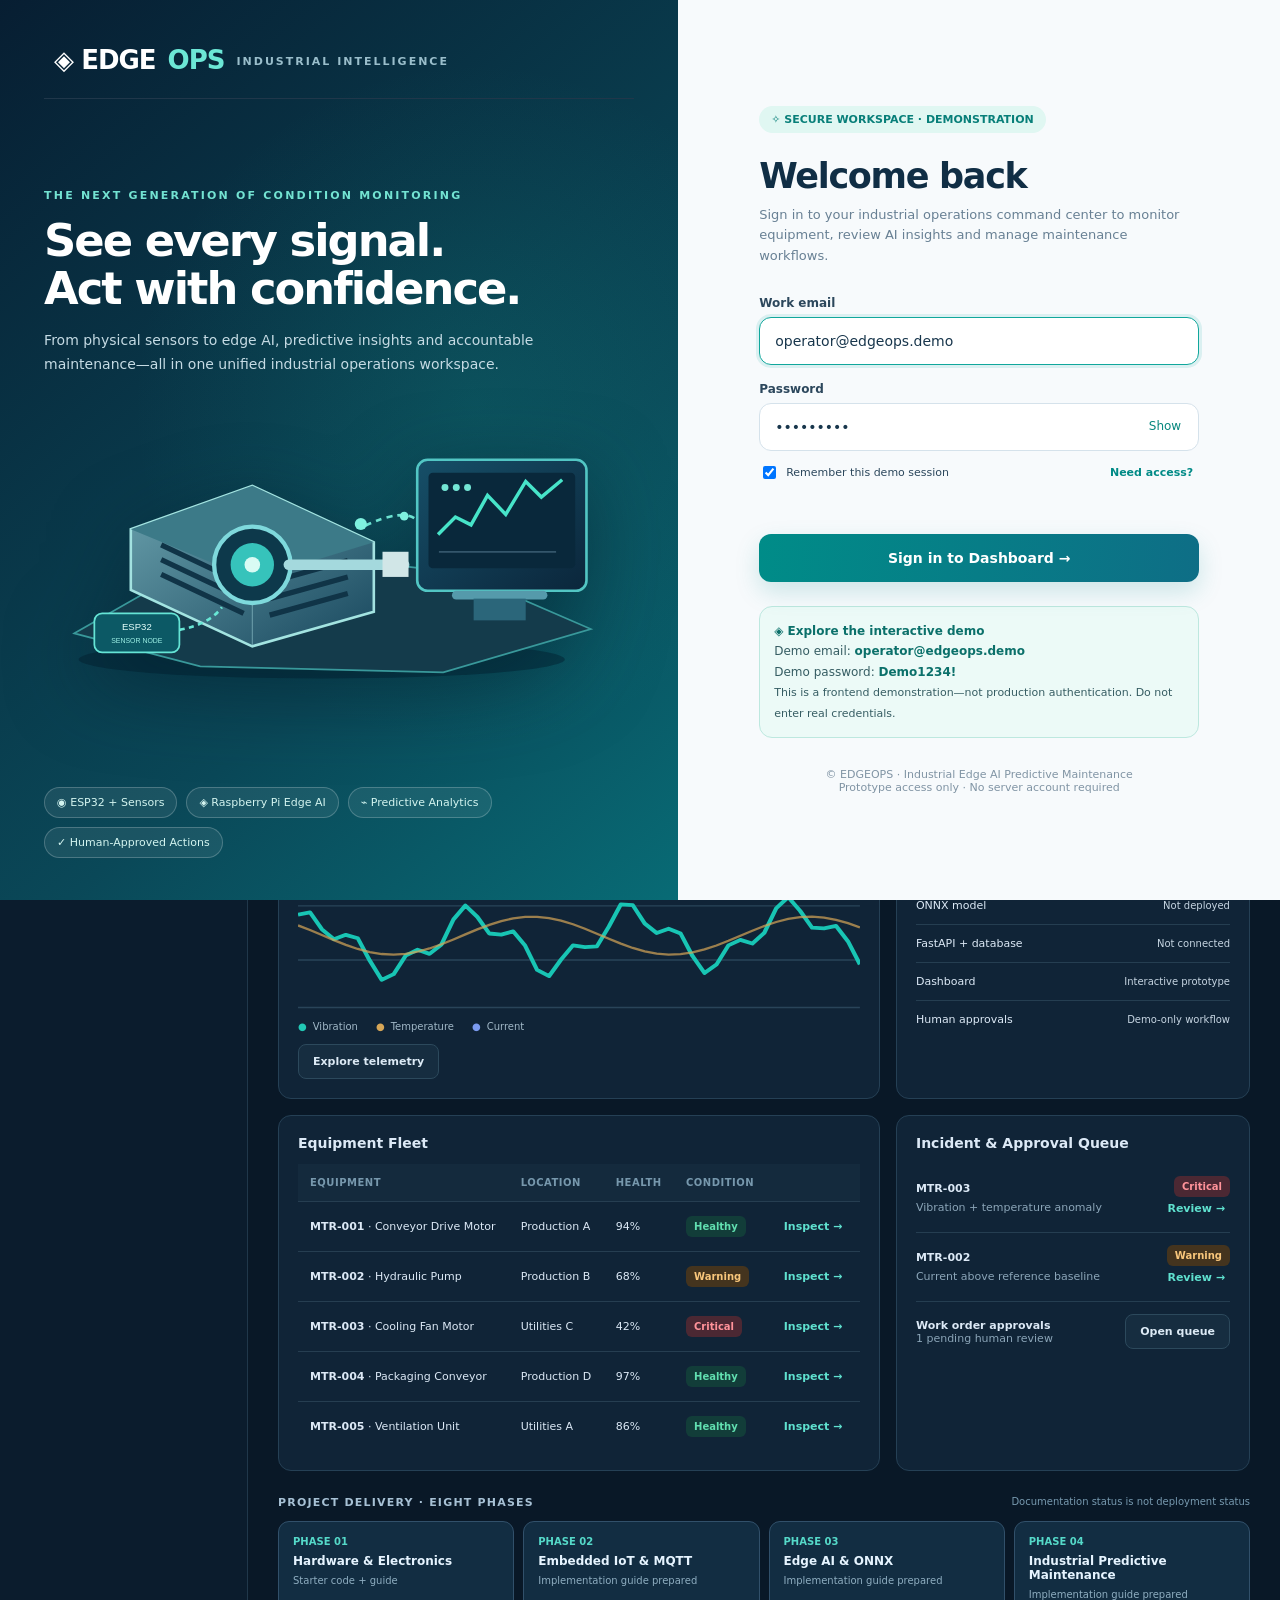
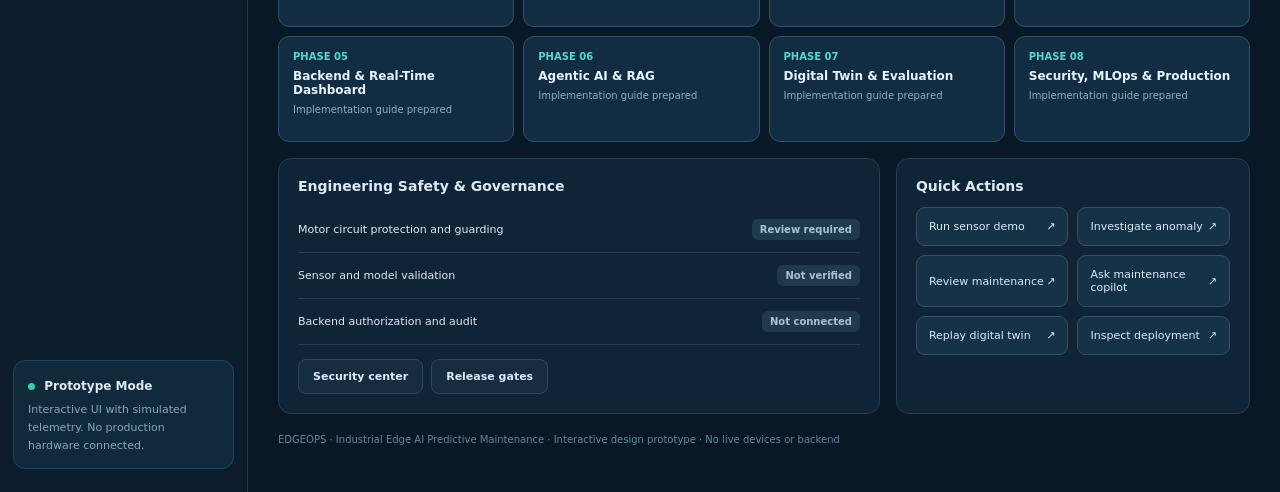
<file: projects/industrial-edge-ai-predictive-maintenance/assets/EDGEOPS_Industrial_AI_Dashboard_With_SignIn (1).html>
<!doctype html><html lang="en"><head><meta charset="utf-8"><meta name="viewport" content="width=device-width,initial-scale=1"><title>EDGEOPS — Industrial Intelligence</title><style>
:root{font-family:Inter,ui-sans-serif,system-ui,-apple-system,Segoe UI,sans-serif;color:#dce9f6;background:#071522}*{box-sizing:border-box}button,input,select,textarea{font:inherit}button{cursor:pointer}body{margin:0}#app{display:flex;min-height:100vh}.sidebar{width:248px;background:#0b1c2d;border-right:1px solid #20374a;flex-shrink:0;display:flex;flex-direction:column;padding:23px 13px}.brand{display:flex;gap:12px;align-items:center;padding:3px 10px 23px;border-bottom:1px solid #20374a}.logo{background:linear-gradient(135deg,#00b9ac,#2563eb);width:38px;height:38px;display:grid;place-items:center;border-radius:12px;font-size:22px;color:white}.brand b{font-size:20px;letter-spacing:1px}.brand small{display:block;color:#7d9aaf;font-size:10px;margin-top:3px}.navgroup{margin:19px 12px 8px;font-size:10px;letter-spacing:1.5px;color:#638398;font-weight:800}.nav{width:100%;border:0;background:transparent;color:#93abc0;padding:11px 13px;display:flex;align-items:center;gap:13px;text-align:left;border-radius:9px;font-size:12px;margin:2px 0}.nav:hover{background:#142e41;color:white}.nav.active{background:#123d4b;color:#64f0d5;box-shadow:inset 3px 0 #18c9b1}.nav .ico{font-size:16px;width:20px;text-align:center}.sidebottom{margin-top:auto;padding:14px;background:#112a3b;border:1px solid #23445a;border-radius:12px}.sidebottom strong{font-size:12px}.sidebottom p{color:#8ba5b8;font-size:11px;line-height:1.6;margin:7px 0 0}.main{flex:1;min-width:0;background:#091827}.top{height:72px;display:flex;justify-content:space-between;align-items:center;padding:0 29px;border-bottom:1px solid #21394a;background:#0b1c2b}.breadcrumbs{font-size:11px;color:#7a9bb0}.topright{display:flex;align-items:center;gap:13px;font-size:11px;color:#91a9bb}.avatar{width:33px;height:33px;border-radius:50%;background:#194d5c;display:grid;place-items:center;color:#69e4cc;font-weight:800}.dot{display:inline-block;width:7px;height:7px;border-radius:50%;background:#2ed4a7;margin-right:5px}.content{padding:27px 30px;max-width:1600px;margin:auto}.heading{display:flex;justify-content:space-between;align-items:center;gap:15px;margin-bottom:23px;flex-wrap:wrap}h1{font-size:26px;margin:0 0 5px;font-weight:750;letter-spacing:-.7px}h2{font-size:14px;margin:0 0 16px}h3{font-size:12px;margin:0 0 8px}.sub{font-size:12px;color:#7898ac}.btn{background:#162d40;border:1px solid #2c495c;border-radius:8px;padding:10px 14px;color:#dceaf5;font-size:11px;font-weight:700}.btn:hover{border-color:#1bc7b4;background:#173a47}.btn.primary{background:#0cae9f;border-color:#0cae9f;color:#032a31}.btn.danger{border-color:#9c474e;color:#ff9c9c}.btn:disabled{opacity:.35;cursor:not-allowed}.buttons{display:flex;gap:8px;flex-wrap:wrap}.grid{display:grid;gap:16px}.metrics{grid-template-columns:repeat(4,minmax(0,1fr));margin-bottom:18px}.twocol{grid-template-columns:minmax(0,1.7fr) minmax(0,1fr)}.equal{grid-template-columns:repeat(2,minmax(0,1fr))}.card{background:#102437;border:1px solid #254055;border-radius:13px;padding:19px;min-width:0}.metriclabel{color:#88a6ba;font-size:11px}.metricvalue{font-size:29px;font-weight:760;letter-spacing:-.8px;margin:10px 0 6px}.hint{font-size:11px;color:#77a7a9}.warning{color:#f7bd67}.red{color:#fa898e}.muted{color:#8ba5b8}.pill{display:inline-flex;border-radius:6px;padding:5px 8px;font-size:10px;font-weight:750;background:#20394d;color:#a8c3d5}.pill.Healthy,.pill.Connected,.pill.Approved,.pill.Completed,.pill.Resolved{background:#123d39;color:#61dfb0}.pill.Warning,.pill.Open,.pill.Investigating,.pill.Pending{background:#44341e;color:#f8c67b}.pill.Critical,.pill.Rejected,.pill.Disconnected{background:#4b2833;color:#ff939a}.tablewrap{overflow-x:auto}table{border-collapse:collapse;width:100%;min-width:550px}th{text-align:left;font-size:10px;color:#7798ad;font-weight:700;letter-spacing:.5px;text-transform:uppercase;background:#142a3d}th,td{padding:13px 12px;border-bottom:1px solid #263e51}td{font-size:11px}tr:last-child td{border-bottom:0}tbody tr:hover{background:#172f43}.textbtn{border:0;background:transparent;color:#5fe1cf;font-size:11px;font-weight:700;padding:5px}.chart{width:100%;height:210px;display:block}.legend{display:flex;gap:18px;font-size:10px;color:#a1b8c7}.legend span:before{content:'●';margin-right:6px;color:#22c8b5}.legend span:nth-child(2):before{color:#d6a657}.legend span:nth-child(3):before{color:#7b9bf0}.listrow{display:flex;justify-content:space-between;align-items:center;padding:12px 0;border-bottom:1px solid #253e51;gap:10px;font-size:11px}.listrow:last-child{border:0}.field{background:#0a1c2d;border:1px solid #345067;color:#e3eef6;padding:11px 12px;border-radius:8px;min-width:0;max-width:100%}select.field{min-width:175px}textarea.field,input.field{width:100%}.steps{display:grid;grid-template-columns:repeat(4,minmax(0,1fr));gap:10px}.step{background:#0c2a3a;border:1px solid #2d5264;border-radius:10px;padding:14px;font-size:12px;min-height:100px}.step b{display:block;color:#66e5d2;margin-bottom:9px}.phasegrid{display:grid;grid-template-columns:repeat(4,minmax(0,1fr));gap:13px}.phase{padding:17px;text-align:left;background:#11283b;border:1px solid #29475b;border-radius:12px;color:#dceaf5;min-height:135px}.phase:hover,.phase.active{border-color:#25d3bc;background:#123d46}.phase small{color:#4ce3c7;font-size:10px;font-weight:800}.phase b{display:block;font-size:13px;margin:14px 0 6px}.phase p{font-size:10px;color:#8da8ba;line-height:1.5;margin:0}.timeline{border-left:2px solid #205a62;margin-left:8px;padding-left:22px}.event{position:relative;padding:0 0 20px;font-size:12px}.event:before{content:'';position:absolute;left:-29px;top:1px;width:11px;height:11px;border-radius:50%;background:#18c2aa;border:2px solid #0d2334}.event small{display:block;color:#7d9daf;margin-top:5px}.bar{height:8px;background:#21384b;border-radius:20px;overflow:hidden;margin-top:7px}.bar i{height:100%;display:block;border-radius:20px;background:#21bda9}.chat{height:250px;overflow:auto;background:#0a1c2b;border:1px solid #2b4558;border-radius:10px;padding:12px}.bubble{padding:10px 13px;border-radius:10px;font-size:12px;line-height:1.6;max-width:88%;margin-bottom:10px;background:#1a3448;white-space:pre-wrap}.bubble.user{margin-left:auto;background:#125d5c}.flow{display:flex;gap:9px;flex-wrap:wrap;align-items:center}.flow .node{padding:12px 14px;border:1px solid #2c5962;background:#103343;border-radius:9px;font-size:11px}.flow .arrow{color:#29d6bf}.notice{padding:13px;border-radius:9px;background:#193b40;border:1px solid #2b6d69;color:#c2f3e9;font-size:11px;line-height:1.6}.toast{position:fixed;right:24px;bottom:24px;background:#1d5557;border:1px solid #42c7b9;border-radius:10px;padding:13px 17px;z-index:50;font-size:12px;box-shadow:0 15px 35px #0008}.footer{padding:20px 0;color:#65869d;font-size:10px}.small{font-size:11px;line-height:1.7}.formgrid{display:grid;grid-template-columns:1fr 1fr;gap:12px}.formgrid label{display:grid;gap:7px;color:#a6bece;font-size:11px}.progress{display:flex;gap:4px}.progress i{height:6px;flex:1;border-radius:6px;background:#254054}.progress i.on{background:#16bfa8}@media(max-width:1080px){.metrics,.phasegrid{grid-template-columns:repeat(2,minmax(0,1fr))}.steps{grid-template-columns:repeat(2,minmax(0,1fr))}.twocol{grid-template-columns:1fr}}@media(max-width:730px){.sidebar{width:60px;padding:15px 6px}.brand{padding:5px 4px 15px}.brand b,.brand small,.nav span.label,.navgroup,.sidebottom{display:none}.nav{justify-content:center;padding:12px 4px}.nav .ico{font-size:19px}.top{padding:0 15px}.content{padding:18px 12px}.topright .hide{display:none}.equal{grid-template-columns:1fr}.metrics{gap:9px}.card{padding:13px}.metricvalue{font-size:23px}.phasegrid{grid-template-columns:repeat(2,minmax(0,1fr))}}
.overviewhero{display:grid;grid-template-columns:1.65fr 1fr;gap:20px;background:linear-gradient(115deg,#123c59,#0b5564 66%,#117b79);border:1px solid #237b89;border-radius:18px;padding:27px;margin-bottom:18px;color:white}.overviewhero h2{font-size:25px;line-height:1.24;max-width:650px;margin:12px 0;font-weight:800}.overviewhero p{font-size:12px;line-height:1.8;color:#c5e7e9;max-width:620px}.overviewhero .eyebrow{font-size:10px;letter-spacing:2px;color:#8de6d7;font-weight:800}.overviewhero .btn:not(.primary){color:#e9fafa;background:#ffffff1c;border-color:#7ab6bc}.herochip{background:#ffffff13;border:1px solid #ffffff2b;border-radius:14px;padding:20px;align-self:stretch;display:flex;flex-direction:column;justify-content:center}.herochip-label{font-size:10px;letter-spacing:1px;color:#bce8e6}.herochip strong{font-size:55px;letter-spacing:-2px;margin:8px 0}.herochip>div{font-size:11px}.sectiontitle{font-size:11px;letter-spacing:1.2px;font-weight:800;color:#a7c1d5;margin:25px 0 12px;display:flex;justify-content:space-between;gap:10px}.sectiontitle span{font-size:10px;letter-spacing:0;font-weight:400;color:#7799af}.pipeline{display:grid;grid-template-columns:repeat(6,minmax(0,1fr));gap:8px}.pipeline-stage{text-align:left;display:flex;flex-direction:column;gap:8px;min-height:148px;padding:13px 11px;border-radius:12px;border:1px solid #31506a;background:linear-gradient(180deg,#15344b,#0e273b);color:#e6f4ff}.pipeline-stage:hover,.phase-mini:hover{border-color:#35d5c5;transform:translateY(-2px)}.stage-number{color:#5ee1ce;font-size:11px;font-weight:800}.pipeline-stage b{font-size:12px}.pipeline-stage small{color:#8daec2;font-size:10px;line-height:1.5}.stage-link{font-size:10px;color:#63dfd0;margin-top:auto}.readiness{font-size:10px;color:#c6d5e2;text-align:right}.phase-strip{display:grid;grid-template-columns:repeat(4,minmax(0,1fr));gap:9px}.phase-mini{display:flex;flex-direction:column;gap:7px;min-height:106px;padding:14px;text-align:left;border-radius:11px;background:#122d42;border:1px solid #31506a;color:#e6f4ff}.phase-mini span{color:#55d9c9;font-size:10px;font-weight:800}.phase-mini b{font-size:12px}.phase-mini small{font-size:10px;color:#8faec1}.quickgrid{display:grid;grid-template-columns:repeat(2,1fr);gap:9px}.quickgrid button{display:flex;align-items:center;justify-content:space-between;text-align:left;border:1px solid #34516a;border-radius:9px;padding:12px;background:#153247;color:#d8edf6;font-size:11px}.quickgrid button:hover{border-color:#36c8bd}@media(max-width:1150px){.pipeline{grid-template-columns:repeat(3,minmax(0,1fr))}}@media(max-width:700px){.overviewhero{grid-template-columns:1fr;padding:17px}.overviewhero h2{font-size:20px}.herochip strong{font-size:35px}.pipeline{grid-template-columns:repeat(2,minmax(0,1fr))}.phase-strip{grid-template-columns:repeat(2,minmax(0,1fr))}.sectiontitle{flex-wrap:wrap}}</style><style>
#edge-auth{position:fixed;inset:0;z-index:99999;background:#071b2d;display:grid;grid-template-columns:minmax(0,1.06fr) minmax(390px,.94fr);font-family:Inter,system-ui,Arial,sans-serif;color:#163047}#edge-auth *{box-sizing:border-box}#edge-auth[hidden]{display:none!important}#edge-auth .visual{position:relative;overflow:hidden;background:linear-gradient(140deg,#071e32,#0a4858 65%,#086b75);padding:42px 6.5%;display:flex;flex-direction:column;justify-content:space-between;color:white}#edge-auth .visual:before{content:'';position:absolute;inset:0;background:radial-gradient(circle at 70% 45%,#1bbba322,transparent 50%);pointer-events:none}#edge-auth .brand{font-weight:850;letter-spacing:-1px;font-size:26px;position:relative}#edge-auth .brand span{color:#6ce7d6}#edge-auth .eyebrow{color:#73e3d2;font-size:11px;letter-spacing:2.2px;font-weight:800}#edge-auth .visual h1{font-size:clamp(32px,3.5vw,57px);letter-spacing:-2px;line-height:1.08;margin:15px 0 16px;max-width:590px}#edge-auth .visual p{color:#c5dbe4;line-height:1.7;font-size:14px;max-width:500px}#edge-auth .visual svg{width:100%;max-height:360px;filter:drop-shadow(0 20px 38px #031d2b80);margin:8px auto}#edge-auth .chips{display:flex;gap:9px;flex-wrap:wrap;position:relative}#edge-auth .chips span{border:1px solid #ffffff36;border-radius:50px;padding:8px 12px;color:#d4f5f0;background:#ffffff12;font-size:11px}#edge-auth .formside{background:#f7fafc;display:flex;align-items:center;justify-content:center;padding:40px 7%}#edge-auth .authcard{width:100%;max-width:440px}#edge-auth .secure{font-size:11px;font-weight:750;color:#087f79;background:#e0f7f2;border-radius:30px;padding:7px 12px;display:inline-flex;margin-bottom:23px}#edge-auth h2{font-size:35px;letter-spacing:-1.3px;color:#102e45;margin:0 0 9px;font-weight:800}#edge-auth .sub{font-size:13px;color:#688094;line-height:1.6;margin:0 0 29px}#edge-auth label{display:block;font-size:12px;font-weight:750;margin:17px 0 7px;color:#2c475c}#edge-auth input{display:block;width:100%;border:1px solid #d5e2eb;background:white;border-radius:12px;padding:15px 15px;font-size:14px;outline:none;color:#18364c}#edge-auth input:focus{border-color:#11a79c;box-shadow:0 0 0 3px #11a79c20}#edge-auth .password-wrap{position:relative}#edge-auth .password-wrap input{padding-right:75px}#edge-auth .show{position:absolute;right:12px;top:10px;border:0;background:transparent;color:#07877e;padding:6px;font-size:12px;cursor:pointer}#edge-auth .submit{width:100%;border:0;background:linear-gradient(95deg,#008c88,#0e6e86);color:white;padding:16px;border-radius:12px;font-size:14px;font-weight:800;cursor:pointer;margin-top:22px;box-shadow:0 10px 24px #0c8b8c2e}#edge-auth .submit:hover{filter:brightness(1.07)}#edge-auth .demobox{border:1px solid #bde8df;background:#ecfaf7;border-radius:13px;padding:14px;margin-top:24px;font-size:12px;color:#365d63;line-height:1.7}#edge-auth .demobox b{color:#0b706a}#edge-auth .err{color:#b42318;font-size:12px;margin-top:12px;min-height:18px}#edge-auth .foot{font-size:11px;color:#8094a4;margin-top:30px;text-align:center}#edge-auth .helper{display:flex;align-items:center;justify-content:space-between;margin-top:12px;font-size:11px;color:#637c90}#edge-auth .helper button{border:0;background:none;color:#008a86;font-weight:700;cursor:pointer}#edge-signout{position:fixed;right:18px;bottom:18px;z-index:99000;background:#0d334b;color:white;border:1px solid #3c7888;border-radius:10px;padding:10px 15px;font:600 12px system-ui;cursor:pointer;box-shadow:0 8px 20px #0c273b35}#edge-signout[hidden]{display:none!important}@media(max-width:850px){#edge-auth{grid-template-columns:1fr;overflow:auto}#edge-auth .visual{min-height:260px;padding:26px 7%}#edge-auth .visual h1{font-size:32px;margin:8px 0}#edge-auth .visual svg{display:none}#edge-auth .formside{padding:35px 7%;align-items:flex-start}#edge-auth .chips{margin-top:18px}}@media(max-width:440px){#edge-auth .formside{padding:28px 20px}#edge-auth h2{font-size:29px}}
</style></head><body><div id="edge-auth"><section class="visual"><div class="brand">◈ EDGE<span>OPS</span><div style="font-size:11px;letter-spacing:2px;color:#9abecb;font-weight:600;margin-top:3px">INDUSTRIAL INTELLIGENCE</div></div><div style="position:relative"><div class="eyebrow">THE NEXT GENERATION OF CONDITION MONITORING</div><h1>See every signal.<br>Act with confidence.</h1><p>From physical sensors to edge AI, predictive insights and accountable maintenance—all in one unified industrial operations workspace.</p><svg viewBox="0 0 680 330" xmlns="http://www.w3.org/2000/svg" role="img" aria-label="Illustration of a guarded industrial motor connected to sensors, ESP32 and edge AI dashboard"><defs><linearGradient id="machine" x1="0" y1="0" x2="1" y2="1"><stop stop-color="#6ba2ae"/><stop offset="1" stop-color="#19485e"/></linearGradient><linearGradient id="panel" x1="0" y1="0" x2="1" y2="1"><stop stop-color="#164f68"/><stop offset="1" stop-color="#0b263b"/></linearGradient></defs><ellipse cx="320" cy="300" rx="280" ry="22" fill="#031d2d" opacity=".45"/><path d="M35 270L210 170 480 200 630 265 460 315 180 308Z" fill="#143b4b" stroke="#39999b" stroke-width="2"/><path d="M100 150L240 100 380 165 380 245 240 285 100 220Z" fill="url(#machine)" stroke="#a3e4e1" stroke-width="3"/><path d="M100 150L240 100 380 165 240 208Z" fill="#3c7a88"/><path d="M240 208V285M100 150V220M380 165V245" stroke="#a5d9df" opacity=".6"/><g stroke="#103447" stroke-width="6"><path d="M135 168l95 45M135 185l95 45M135 202l95 45M260 211l90-25M260 230l90-25M260 249l90-25"/></g><circle cx="240" cy="191" r="44" fill="#0d394b" stroke="#7ed9dc" stroke-width="5"/><circle cx="240" cy="191" r="25" fill="#36c3bb"/><circle cx="240" cy="191" r="9" fill="#d9fbf4"/><path d="M282 191H415" stroke="#a4d9dd" stroke-width="12" stroke-linecap="round"/><path d="M390 176L420 176 420 205 390 205Z" fill="#d1e6e7"/><rect x="430" y="70" width="195" height="151" rx="12" fill="url(#panel)" stroke="#52c6c4" stroke-width="3"/><rect x="443" y="85" width="169" height="110" rx="5" fill="#09283b"/><path d="M454 156l20-20 18 9 19-34 21 22 23-38 18 18 24-20" fill="none" stroke="#47e4c9" stroke-width="4"/><path d="M455 176h135" stroke="#34566b" stroke-width="2"/><g fill="#74e6d5"><circle cx="462" cy="102" r="4"/><circle cx="475" cy="102" r="4"/><circle cx="488" cy="102" r="4"/></g><rect x="470" y="221" width="110" height="10" rx="5" fill="#559aab"/><rect x="495" y="230" width="60" height="25" fill="#2b667a"/><path d="M370 146Q415 125 430 140" stroke="#6be1d0" stroke-width="3" fill="none" stroke-dasharray="7 6"/><circle cx="365" cy="144" r="7" fill="#7ef1df"/><circle cx="415" cy="135" r="5" fill="#7ef1df"/><rect x="58" y="247" width="98" height="45" rx="9" fill="#0c5965" stroke="#65e4d5" stroke-width="2"/><text x="107" y="266" fill="#e5fffc" text-anchor="middle" font-size="11" font-family="Arial">ESP32</text><text x="107" y="281" fill="#9df1e6" text-anchor="middle" font-size="8" font-family="Arial">SENSOR NODE</text><path d="M156 266Q190 260 205 240" stroke="#68e7d5" stroke-width="3" fill="none" stroke-dasharray="6 5"/></svg></div><div class="chips"><span>◉ ESP32 + Sensors</span><span>◈ Raspberry Pi Edge AI</span><span>⌁ Predictive Analytics</span><span>✓ Human-Approved Actions</span></div></section><section class="formside"><div class="authcard"><div class="secure">✧ SECURE WORKSPACE · DEMONSTRATION</div><h2>Welcome back</h2><p class="sub">Sign in to your industrial operations command center to monitor equipment, review AI insights and manage maintenance workflows.</p><form id="edge-login-form"><label for="edge-email">Work email</label><input id="edge-email" type="email" autocomplete="username" placeholder="operator@edgeops.demo" required value="operator@edgeops.demo"><label for="edge-password">Password</label><div class="password-wrap"><input id="edge-password" type="password" autocomplete="current-password" placeholder="Enter your password" required value="Demo1234!"><button type="button" class="show" id="edge-show">Show</button></div><div class="helper"><label style="margin:0;display:flex;align-items:center;gap:7px;font-size:11px;font-weight:500"><input id="edge-remember" type="checkbox" style="width:auto" checked> Remember this demo session</label><button type="button" id="edge-help">Need access?</button></div><div id="edge-error" class="err" role="alert" aria-live="polite"></div><button type="submit" class="submit">Sign in to Dashboard →</button></form><div class="demobox"><b>◈ Explore the interactive demo</b><br>Demo email: <b>operator@edgeops.demo</b><br>Demo password: <b>Demo1234!</b><br><span style="font-size:11px">This is a frontend demonstration—not production authentication. Do not enter real credentials.</span></div><div class="foot">© EDGEOPS · Industrial Edge AI Predictive Maintenance<br>Prototype access only · No server account required</div></div></section></div><button id="edge-signout" hidden>↪ Sign out of demo</button><div id="app"><aside class="sidebar"><div class="brand"><div class="logo">◈</div><div><b>EDGEOPS</b><small>INDUSTRIAL INTELLIGENCE</small></div></div><div class="navgroup">OPERATIONS</div><div id="nav"></div><div class="sidebottom"><strong><span class="dot"></span> Prototype Mode</strong><p>Interactive UI with simulated telemetry. No production hardware connected.</p></div></aside><div class="main"><header class="top"><div class="breadcrumbs">INDUSTRIAL INTELLIGENCE / <span id="crumb">OVERVIEW</span></div><div class="topright"><span class="hide"><span class="dot"></span> DEMO ENVIRONMENT</span><button class="btn" data-go="incidents">♧ <span id="alerts">2</span></button><span class="avatar">OP</span></div></header><div class="content"><div class="heading"><div><h1 id="title">Operations Overview</h1><div class="sub" id="subtitle">Equipment intelligence and operational readiness</div></div><div class="buttons" id="actions"></div></div><div id="view"></div><div class="footer">EDGEOPS · Industrial Edge AI Predictive Maintenance · Interactive design prototype · No live devices or backend</div></div></div></div><div id="toast" class="toast" hidden></div>
<script>
(()=>{'use strict';const $=s=>document.querySelector(s),escape=s=>String(s).replace(/[&<>"']/g,c=>({'&':'&amp;','<':'&lt;','>':'&gt;','"':'&quot;',"'":'&#39;'}[c]));const items=[['overview','▦','Overview','Operations Overview','Real-time operational intelligence and asset health'],['assets','▤','Asset Registry','Equipment & Asset Registry','Manage equipment inventory and asset condition'],['telemetry','〰','Live Telemetry','Live Telemetry Center','ESP32 sensor readings and MQTT pipeline'],['devices','▣','Hardware & Devices','Hardware & Device Management','Sensor health, firmware and device diagnostics'],['ai','◈','Edge AI Models','Edge AI & Model Registry','Anomaly inference, models and evaluations'],['incidents','⚑','Incidents','Incident Command Center','Triage and investigate equipment anomalies'],['workorders','☑','Work Orders','Maintenance Work Orders','Human-approved maintenance workflows'],['copilot','✦','AI Copilot & RAG','Maintenance AI Copilot','Grounded recommendations and SOP references'],['fleet','◫','Digital Twin','Fleet Analytics & Digital Twin','Equipment health, replay and scenarios'],['backend','⬡','Backend & Data','Data Platform & APIs','FastAPI, PostgreSQL and TimescaleDB'],['security','◇','Security & Audit','Security & Audit Center','Authorization, compliance and event history'],['mlops','⇧','MLOps & Releases','MLOps & Deployment','Validation, release gates and rollback'],['roadmap','☷','Eight Phases','End-to-End Project Roadmap','Complete engineering implementation roadmap'],['settings','⚙','Settings','Platform Settings','Demo preferences and reset controls']];const phaseNames=['Hardware & Electronics','Embedded IoT & MQTT','Edge AI & ONNX','Industrial Predictive Maintenance','Backend & Real-Time Dashboard','Agentic AI & RAG','Digital Twin & Evaluation','Security, MLOps & Production'];const phaseDesc=['ESP32 wiring, ADXL345, DS18B20, INA219, sensor validation and safe motor bench','Firmware, MQTT broker, device identity, reliability, buffering and secure transport','Feature windows, anomaly models, ONNX parity and Raspberry Pi inference','Incident correlation, triage, SOPs, work orders and human approval','FastAPI, PostgreSQL, TimescaleDB, APIs, Next.js and authentication','LangGraph, pgvector, citations, prompt-injection defense and controlled tools','Fleet simulation, replay, fault scenarios, evaluation and drift monitoring','Threat modeling, access controls, CI/CD, release gates, recovery and observability'];let page='overview',asset='MTR-001',filter='All',sim=false,scenario='normal',phase=0,incidentId='INC-2401',orderId='WO-1002',seq=1204,model='autoencoder',notes='',messages=[],audit=[['09:42','Demo Engine','Incident created','INC-2401'],['09:18','Demo Engine','Telemetry anomaly','MTR-002']];let assets=[{id:'MTR-001',name:'Conveyor Drive Motor',zone:'Production A',health:94,temp:41.8,vib:1.6,current:2.3,status:'Healthy',device:'ESP32-001'},{id:'MTR-002',name:'Hydraulic Pump',zone:'Production B',health:68,temp:67.1,vib:4.5,current:3.8,status:'Warning',device:'ESP32-002'},{id:'MTR-003',name:'Cooling Fan Motor',zone:'Utilities C',health:42,temp:79.4,vib:7.4,current:4.6,status:'Critical',device:'ESP32-003'},{id:'MTR-004',name:'Packaging Conveyor',zone:'Production D',health:97,temp:38.2,vib:1.2,current:1.9,status:'Healthy',device:'ESP32-004'},{id:'MTR-005',name:'Ventilation Unit',zone:'Utilities A',health:86,temp:45.4,vib:2.1,current:2.6,status:'Healthy',device:'ESP32-005'}];let incidents=[{id:'INC-2401',asset:'MTR-003',title:'Vibration + temperature anomaly',severity:'Critical',status:'Open',owner:'Unassigned'},{id:'INC-2402',asset:'MTR-002',title:'Current above reference baseline',severity:'Warning',status:'Investigating',owner:'Maintenance Lead'}];let orders=[{id:'WO-1001',asset:'MTR-002',task:'Inspect pump coupling and motor load',priority:'Medium',status:'In Progress',owner:'Maintenance Lead'},{id:'WO-1002',asset:'MTR-003',task:'Inspect fan mounting and bearing condition',priority:'High',status:'Pending Approval',owner:'Unassigned'}];let devices=assets.map(a=>({id:a.device,asset:a.id,status:'Connected',firmware:'1.0.0',quality:'99.2%'}));function pill(x){let cls=/Healthy|Connected|Approved|Completed|Resolved/.test(x)?'Healthy':/Critical|Rejected|Disconnected/.test(x)?'Critical':/Warning|Open|Pending|Investigating/.test(x)?'Warning':'';return `<span class="pill ${cls}">${escape(x)}</span>`}function btn(label,action,kind=''){return `<button class="btn ${kind}" data-action="${escape(action)}">${label}</button>`}function card(title,body,extra=''){return `<section class="card"><div style="display:flex;justify-content:space-between;align-items:center;gap:10px;margin-bottom:13px"><h2 style="margin:0">${title}</h2>${extra}</div>${body}</section>`}function table(headers,rows){return `<div class="tablewrap"><table><thead><tr>${headers.map(h=>`<th>${h}</th>`).join('')}</tr></thead><tbody>${rows.map(row=>`<tr>${row.map(cell=>`<td>${cell}</td>`).join('')}</tr>`).join('')}</tbody></table></div>`}function metrics(arr){return `<div class="grid metrics">${arr.map(x=>`<div class="card"><div class="metriclabel">${x[0]}</div><div class="metricvalue">${x[1]}</div><div class="hint ${x[3]||''}">${x[2]}</div></div>`).join('')}</div>`}function graph(offset=0){let pts=Array.from({length:48},(_,i)=>[i*8,100-Math.sin(i*.47+offset)*19-Math.sin(i*1.4+offset)*9-i*.22]).map(p=>p.join(',')).join(' ');return `<svg class="chart" viewBox="0 0 376 155" preserveAspectRatio="none" aria-label="Illustrative sensor trend"><g stroke="#294459" stroke-width="1">${[30,70,110,145].map(y=>`<line x1="0" x2="376" y1="${y}" y2="${y}"/>`).join('')}</g><polyline fill="none" stroke="#18c5b4" stroke-width="2.8" stroke-linejoin="round" points="${pts}"/><polyline fill="none" stroke="#d6a657" stroke-width="1.7" opacity=".7" points="${Array.from({length:48},(_,i)=>`${i*8},${92-Math.cos(i*.27+offset)*14}`).join(' ')}"/></svg>`}function toast(t){let e=$('#toast');e.textContent=t;e.hidden=false;clearTimeout(toast.timer);toast.timer=setTimeout(()=>e.hidden=true,3000)}function record(t,target='Demo'){audit.unshift([new Date().toLocaleTimeString([], {hour:'2-digit',minute:'2-digit'}),'Demo Operator',t,target])}function go(p){page=p;render();window.scrollTo(0,0)}function summary(){const open=incidents.filter(x=>x.status!=='Resolved').length,pending=orders.filter(x=>x.status==='Pending Approval').length,health=Math.round(assets.reduce((a,x)=>a+x.health,0)/assets.length);return `<div class="overviewhero"><div><div class="eyebrow">INDUSTRIAL OPERATIONS COMMAND CENTER</div><h2>One platform. From sensor signals to safe maintenance decisions.</h2><p>Monitor equipment, review AI anomalies, coordinate work orders, and track all eight engineering phases. All readings and actions shown here are simulated.</p><div class="buttons">${btn('Inspect live telemetry','go:telemetry','primary')}${btn('Review incidents','go:incidents')}${btn('View all 8 phases','go:roadmap')}</div></div><div class="herochip"><div class="herochip-label">DEMO FLEET HEALTH</div><strong>${health}%</strong><div>Based on ${assets.length} simulated assets</div><div style="margin-top:12px">${pill('Not connected to hardware')}</div></div></div>`+metrics([['Monitored assets',String(assets.length),'Simulated ESP32 devices'],['Average asset health',health+'%','Illustrative condition score'],['Unresolved incidents',String(open),'Review required','warning'],['Awaiting approval',String(pending),'Human decision required','warning']])+`<div class="sectiontitle">END-TO-END SYSTEM ARCHITECTURE <span>Click any stage to explore</span></div><div class="pipeline">${[['01','Physical sensors','ADXL345 · DS18B20 · INA219','devices'],['02','ESP32 acquisition','Sensor validation + telemetry','devices'],['03','Raspberry Pi 5','MQTT + ONNX inference','ai'],['04','Data platform','FastAPI + TimescaleDB','backend'],['05','Operations','Next.js + incidents','incidents'],['06','AI & approval','RAG + reviewed work orders','workorders']].map(x=>`<button class="pipeline-stage" data-action="go:${x[3]}"><span class="stage-number">${x[0]}</span><b>${x[1]}</b><small>${x[2]}</small><span class="stage-link">Explore →</span></button>`).join('')}</div><div class="grid twocol" style="margin-top:16px">${card('Condition Trends · Illustrative',graph(1)+`<div class="legend"><span>Vibration</span><span>Temperature</span><span>Current</span></div><div class="buttons" style="margin-top:12px">${btn('Explore telemetry','go:telemetry')}</div>`)}${card('Integration Readiness',[['ESP32 firmware','Starter source prepared'],['MQTT broker','Not connected'],['ONNX model','Not deployed'],['FastAPI + database','Not connected'],['Dashboard','Interactive prototype'],['Human approvals','Demo-only workflow']].map(x=>`<div class="listrow"><span>${x[0]}</span><span class="readiness">${x[1]}</span></div>`).join(''))}</div><div class="grid twocol" style="margin-top:16px">${card('Equipment Fleet',table(['Equipment','Location','Health','Condition',''],assets.map(a=>[`<b>${a.id}</b> · ${a.name}`,a.zone,`${a.health}%`,pill(a.status),`<button class="textbtn" data-action="asset:${a.id}">Inspect →</button>`])))}${card('Incident & Approval Queue',incidents.map(i=>`<div class="listrow"><div><b>${i.asset}</b><div class="muted" style="margin-top:6px">${i.title}</div></div><div style="text-align:right">${pill(i.severity)}<br><button class="textbtn" data-action="incident:${i.id}">Review →</button></div></div>`).join('')+`<div class="listrow"><div><b>Work order approvals</b><div class="muted">${pending} pending human review</div></div>${btn('Open queue','go:workorders')}</div>`)}</div><div class="sectiontitle">PROJECT DELIVERY · EIGHT PHASES <span>Documentation status is not deployment status</span></div><div class="phase-strip">${phaseNames.map((name,i)=>`<button class="phase-mini" data-action="phase:${i}"><span>PHASE ${String(i+1).padStart(2,'0')}</span><b>${name}</b><small>${i===0?'Starter code + guide':'Implementation guide prepared'}</small></button>`).join('')}</div><div class="grid twocol" style="margin-top:16px">${card('Engineering Safety & Governance',`<div class="listrow"><span>Motor circuit protection and guarding</span>${pill('Review required')}</div><div class="listrow"><span>Sensor and model validation</span>${pill('Not verified')}</div><div class="listrow"><span>Backend authorization and audit</span>${pill('Not connected')}</div><div class="buttons" style="margin-top:14px">${btn('Security center','go:security')}${btn('Release gates','go:mlops')}</div>`)}${card('Quick Actions',`<div class="quickgrid">${[['Run sensor demo','go:telemetry'],['Investigate anomaly','go:incidents'],['Review maintenance','go:workorders'],['Ask maintenance copilot','go:copilot'],['Replay digital twin','go:fleet'],['Inspect deployment','go:mlops']].map(x=>`<button data-action="${x[1]}">${x[0]} <span>↗</span></button>`).join('')}</div>`)}</div>`}function assetView(){let a=assets.find(x=>x.id===asset)||assets[0];return card('Asset Inventory',table(['Asset ID','Equipment','Location','Health','Status','Action'],assets.filter(a=>filter==='All'||a.status===filter).map(a=>[a.id,a.name,a.zone,`${a.health}%`,pill(a.status),`<button class="textbtn" data-action="asset:${a.id}">Open details →</button>`])),`<select class="field" id="filter"><option>All</option>${['Healthy','Warning','Critical'].map(x=>`<option ${filter===x?'selected':''}>${x}</option>`).join('')}</select>`)+`<div class="grid equal" style="margin-top:16px">${card('Selected Equipment — '+a.id,`<h2 style="font-size:19px">${a.name}</h2><p class="sub">${a.zone} · ${a.device}</p><div class="grid" style="grid-template-columns:repeat(3,1fr);margin:17px 0">${[['Health',a.health+'%'],['Temperature',a.temp+' °C'],['Vibration',a.vib+' m/s²']].map(x=>`<div><div class="metriclabel">${x[0]}</div><b>${x[1]}</b></div>`).join('')}</div><div class="buttons">${btn('Open telemetry','go:telemetry','primary')}${btn('Create inspection','inspect:'+a.id)}</div>`)}${card('Equipment Health Trend',graph(2))}</div>`}function telemetry(){let a=assets.find(x=>x.id===asset)||assets[0];return `<div class="buttons" style="margin-bottom:18px"><select class="field" id="asset-select">${assets.map(x=>`<option value="${x.id}" ${x.id===asset?'selected':''}>${x.id} — ${x.name}</option>`).join('')}</select>${btn(sim?'Pause simulation':'Start simulation','simulation','primary')}${btn('Copy JSON packet','copyjson')}${btn('Export CSV','exportcsv')}</div>`+metrics([['Vibration',a.vib+' m/s²','ADXL345 accelerometer'],['Temperature',a.temp+' °C','DS18B20 probe'],['DC Current',a.current+' A','INA219 sensor'],['Stream status',sim?'Simulating':'Paused','Not a live MQTT feed']])+`<div class="grid equal">${card('Live Signal Trend',graph(seq%9)+`<div class="legend"><span>Vibration</span><span>Temperature</span></div>`)}${card('MQTT Telemetry Preview',`<pre style="background:#071b2a;padding:15px;border-radius:8px;overflow:auto;color:#88e8d0;font-size:11px;line-height:1.8">${escape(JSON.stringify({source:'SIMULATED',topic:'plant/'+a.id+'/telemetry',device:a.device,seq,temperature_c:a.temp,vibration_mps2:a.vib,current_a:a.current,valid:true},null,2))}</pre>`)}</div>`}function hardware(){return metrics([['Devices',String(devices.length),'Demo inventory'],['Sensor types','03','Vibration · temperature · current'],['Connectivity','Simulated','No MQTT connection'],['Firmware','v1.0.0','Example version']])+card('Device Management',table(['Device','Asset','Firmware','Quality','Status','Action'],devices.map(d=>[d.id,d.asset,d.firmware,d.quality,pill(d.status),`<button class="textbtn" data-action="diagnose:${d.id}">Diagnose →</button>`])))+`<div class="grid equal" style="margin-top:16px">${card('Physical Integration',`<div class="flow">${['ADXL345 / DS18B20 / INA219','ESP32','Wi-Fi / MQTT','Raspberry Pi 5','ONNX'].map((x,i)=>`${i?'<span class="arrow">→</span>':''}<span class="node">${x}</span>`).join('')}</div><p class="small muted">ADXL345 and INA219: I²C GPIO21/22. DS18B20: GPIO4 with 4.7 kΩ pull-up.</p>`)}${card('Electrical Safety',`<div class="notice">Motor power must be separately protected and guarded. Verify breakout voltage and INA219 shunt/current rating. Never route motor power through ESP32 GPIO or a breadboard.</div>`)}</div>`}function ai(){return metrics([['Candidate model','AE-v0.3','Demo registry'],['Inference runtime','ONNX','Raspberry Pi target'],['Model metrics','Pending','No measured accuracy'],['Release state','Staging','Not production approved']])+`<div class="grid equal">${card('Anomaly Score Trend',graph(4)+`<div class="buttons">${btn('Run illustrative anomaly','anomaly','primary')}${btn('Open fleet scenarios','go:fleet')}</div>`)}${card('Model Registry',table(['Model','Runtime','Stage'],[['Autoencoder v0.3','ONNX',pill('Staging')],['Isolation Forest v0.2','Python',pill('Baseline')],['Rules v1','Python',pill('Demo')]]))}</div><div style="margin-top:16px">${card('Evaluation Controls',`<div class="notice">Model precision, recall, false alarm rate, drift and measured latency are not available until datasets and benchmarks are run.</div><div class="buttons" style="margin-top:12px">${btn('Review evaluation gates','eval')}${btn('MLOps deployment','go:mlops')}</div>`)}</div>`}function incidentDetail(){let i=incidents.find(x=>x.id===incidentId)||incidents[0];return card('Incident Review — '+i.id,`<div class="listrow"><b>${i.title}</b>${pill(i.severity)}</div><p class="small muted">${i.asset} · ${i.owner} · ${i.status}. An anomaly is not a confirmed physical failure.</p><div class="buttons">${btn('Assign investigator','assign:'+i.id,'primary')}${btn('AI recommendation','rag:'+i.id)}${btn('Draft work order','incidentorder:'+i.id)}${btn('Resolve','resolve:'+i.id)}</div>`)}function incidentView(){return card('Incident Queue',table(['ID','Asset','Description','Severity','Status','Action'],incidents.map(i=>[i.id,i.asset,i.title,pill(i.severity),pill(i.status),`<button class="textbtn" data-action="incident:${i.id}">Review →</button>`])),btn('Create demo incident','newincident','primary'))+`<div style="margin-top:16px" id="incidentdetail">${incidentDetail()}</div>`}function orderDetail(){let o=orders.find(x=>x.id===orderId)||orders[0];return card('Approval & Execution — '+o.id,`<div class="listrow"><b>${o.task}</b>${pill(o.status)}</div><p class="small muted">Asset ${o.asset} · Priority ${o.priority} · Assigned to ${o.owner}</p><div class="buttons">${btn('Approve','approve:'+o.id,'primary')}${btn('Reject','reject:'+o.id,'danger')}${btn('Start work','start:'+o.id)}${btn('Complete','complete:'+o.id)}</div><p class="small muted">Demo-only state transitions. A real deployment must enforce identity, role permissions and approvals server-side.</p>`)}function workorders(){return metrics([['Work orders',String(orders.length),'Demo records'],['Awaiting approval',String(orders.filter(o=>o.status==='Pending Approval').length),'Human decision required'],['In progress',String(orders.filter(o=>o.status==='In Progress').length),'Tracked execution'],['Completed',String(orders.filter(o=>o.status==='Completed').length),'Demo audit history']])+card('Maintenance Work Orders',table(['ID','Equipment','Task','Priority','Status','Action'],orders.map(o=>[o.id,o.asset,o.task,o.priority,pill(o.status),`<button class="textbtn" data-action="order:${o.id}">Review →</button>`])),btn('New work order','neworder','primary'))+`<div style="margin-top:16px" id="orderdetail">${orderDetail()}</div>`}function copilot(){return `<div class="grid twocol">${card('AI Maintenance Assistant <span class="pill">Scripted demo</span>',`<div class="chat" id="chat">${messages.length?messages.map(m=>`<div class="bubble ${m.role}">${escape(m.text)}</div>`).join(''):'<p class="small muted">Ask about vibration, electrical load, motor temperature or maintenance workflows. Responses are scripted examples, not live RAG or a connected LLM.</p>'}</div><div style="display:flex;gap:8px;margin-top:12px"><input class="field" id="question" placeholder="Ask a maintenance question…" style="flex:1">${btn('Send','send','primary')}</div>`)}${card('Approved SOP Knowledge Base',`<div class="listrow"><b>SOP-MTR-001</b><span class="muted">Motor inspection</span></div><div class="listrow"><b>SOP-ELE-002</b><span class="muted">Electrical isolation</span></div><div class="listrow"><b>SOP-VIB-003</b><span class="muted">Vibration review</span></div><p class="small warning">Illustrative document identifiers. No real document retrieval or citations are connected.</p><div class="buttons">${btn('Vibration inspection','prompt:vibration')}${btn('Current overload','prompt:current')}${btn('Maintenance summary','prompt:maintenance')}</div>`)}</div>`}function fleet(){return metrics([['Assets',String(assets.length),'Digital replicas'],['Scenarios','04','Illustrative only'],['Selected scenario',scenario,'Replay state'],['Health','77%','Demo aggregate']])+`<div class="grid equal">${card('Fleet Health',assets.map(a=>`<div style="margin:14px 0"><div class="listrow" style="border:0;padding:0"><span>${a.id} · ${a.name}</span><b>${a.health}%</b></div><div class="bar"><i style="width:${a.health}%;background:${a.health<50?'#ef777c':a.health<75?'#e4b460':'#23c8ae'}"></i></div></div>`).join(''))}${card('Scenario Replay',`<div class="grid" style="gap:9px">${[['normal','Normal operation'],['heat','Temperature increase'],['vibration','High vibration'],['disconnect','Sensor disconnection']].map(x=>btn(x[1],'scenario:'+x[0],scenario===x[0]?'primary':'')).join('')}</div><p class="small muted">Scenarios update the demo state, not physical hardware or model performance.</p>`)}</div>`}function backend(){return `<div class="grid equal">${card('Service Architecture',`<div class="flow">${['ESP32 / MQTT','Pi / ONNX','FastAPI','PostgreSQL / TimescaleDB','Next.js'].map((x,i)=>`${i?'<span class="arrow">→</span>':''}<span class="node">${x}</span>`).join('')}</div><p class="small muted">Authenticated APIs, role enforcement, time-series ingestion and incident storage are implementation targets.</p>`)}${card('API Surface',table(['Endpoint','Purpose'],[['GET /api/assets','Equipment registry'],['GET /api/telemetry','Sensor time series'],['GET /api/incidents','Alert queue'],['POST /api/work-orders','Create work order'],['POST /api/approvals','Authorized decision']]))}</div><div style="margin-top:16px">${card('Data Engineering Checklist',`<div class="steps">${['Device identity & validation','Idempotent ingestion','Time-series retention','RBAC and audit','Backup / restore','Data provenance','Secure API tokens','Operational monitoring'].map((x,i)=>`<div class="step"><b>0${i+1}</b>${x}<p class="small muted">Planned</p></div>`).join('')}</div>`)}</div>`}function security(){return `<div class="grid equal">${card('Security Controls',`<div class="timeline">${['TLS and MQTT ACLs','Device authentication','Backend RBAC','Approval enforcement','Secrets management','Audit retention','Backup verification'].map(x=>`<div class="event">${x}<small>Not yet verified</small></div>`).join('')}</div>`)}${card('Demo Audit Trail',table(['Time','Actor','Event','Target'],audit.map(a=>a.map(escape))),btn('Export audit log','auditcsv'))}</div>`}function mlops(){return metrics([['Release candidate','v0.3','Illustrative'],['Environment','Staging','Not deployed'],['Verified gates','0 / 6','Awaiting evidence'],['Rollback','Not tested','Recovery review required']])+card('Release Readiness',`<div class="steps">${['Unit + integration tests','ONNX parity + benchmarks','Device/API security','Approval authorization','Backup + recovery','Staging + rollback'].map((x,i)=>`<div class="step"><b>Gate ${i+1}</b>${x}<p class="small warning">Pending verification</p></div>`).join('')}</div><div class="buttons" style="margin-top:16px">${btn('Run readiness review','readiness','primary')}${btn('Open phase 08','phase:7')}</div>`)}function roadmap(){return `<div class="notice" style="margin-bottom:17px">Documentation exists for all eight phases, and starter ESP32/Python files were prepared. Physical tests, connected APIs, AI evaluation and production deployment remain outstanding.</div><div class="phasegrid">${phaseNames.map((n,i)=>`<button class="phase ${phase===i?'active':''}" data-action="phase:${i}"><small>PHASE ${String(i+1).padStart(2,'0')}</small><b>${n}</b><p>${phaseDesc[i]}</p></button>`).join('')}</div><div style="margin-top:17px">${card('Phase '+String(phase+1).padStart(2,'0')+' — '+phaseNames[phase],`<p class="small">${phaseDesc[phase]}</p><p class="small muted">Status: implementation guide prepared. Completion and testing evidence not yet verified.</p><div class="buttons">${btn('Open related module','go:'+['devices','devices','ai','incidents','backend','copilot','fleet','mlops'][phase],'primary')}${btn('Copy phase summary','copyphase')}</div>`)}</div>`}function settings(){return card('Workspace Preferences',`<div class="formgrid"><label>Default asset<select id="defaultasset" class="field">${assets.map(a=>`<option value="${a.id}" ${a.id===asset?'selected':''}>${a.id} · ${a.name}</option>`).join('')}</select></label><label>Demo environment<select class="field"><option>Local interactive prototype</option></select></label></div><label style="display:block;margin-top:18px;font-size:11px">Operator notes<textarea id="notes" class="field" rows="4" placeholder="Local notes...">${escape(notes)}</textarea></label><div class="buttons" style="margin-top:15px">${btn('Save local preferences','save','primary')}${btn('Reset demonstration','reset','danger')}</div><p class="small muted">Settings are temporary and do not connect to a server.</p>`)}function render(){const current=items.find(i=>i[0]===page)||items[0];$('#crumb').textContent=current[2].toUpperCase();$('#title').textContent=current[3];$('#subtitle').textContent=current[4];$('#alerts').textContent=incidents.filter(i=>i.status!=='Resolved').length;$('#nav').innerHTML=items.map((x,i)=>`${[0,5,9,12].includes(i)?`<div class="navgroup">${{0:'OPERATIONS',5:'MAINTENANCE',9:'PLATFORM',12:'PROJECT'}[i]}</div>`:''}<button class="nav ${page===x[0]?'active':''}" data-go="${x[0]}"><span class="ico">${x[1]}</span><span class="label">${x[2]}</span></button>`).join('');$('#actions').innerHTML=page==='overview'?btn('Explore telemetry','go:telemetry','primary')+btn('View architecture','go:roadmap'):page==='incidents'?btn('Create demo incident','newincident','primary'):page==='workorders'?btn('New work order','neworder','primary'):btn('Operations overview','go:overview');$('#view').innerHTML=({overview:summary,assets:assetView,telemetry,devices:hardware,ai,incidents:incidentView,workorders,copilot,fleet,backend,security,mlops,roadmap,settings})[page]()}function download(name,text,type='text/plain'){let blob=new Blob([text],{type}),u=URL.createObjectURL(blob),a=document.createElement('a');a.href=u;a.download=name;a.click();setTimeout(()=>URL.revokeObjectURL(u),1000)}function answer(q){let t=q.toLowerCase();return /vibrat|bearing|fan/.test(t)?'DEMO GUIDANCE: Check sensor validity, compare vibration against baseline, and consider mounting or bearing inspection only after approved isolation. Reference example: SOP-VIB-003. Human review required.':/current|power|voltage/.test(t)?'DEMO GUIDANCE: Verify current sensor calibration, compare electrical load against rated operating conditions and use approved isolation procedures. Reference example: SOP-ELE-002.':'DEMO GUIDANCE: Review the telemetry trend, confirm the anomaly, consult approved procedures and prepare an inspection recommendation for human approval. Reference example: SOP-MTR-001.'}function send(q){if(!q.trim())return;messages.push({role:'user',text:q},{role:'assistant',text:answer(q)});record('Demo guidance requested');render();let c=$('#chat');if(c)c.scrollTop=c.scrollHeight}document.addEventListener('click',e=>{let el=e.target.closest('[data-go],[data-action]');if(!el)return;if(el.dataset.go){go(el.dataset.go);return}let [action,...parts]=el.dataset.action.split(':'),id=parts.join(':');if(action==='go')return go(id);if(action==='asset'){asset=id;return go('assets')}if(action==='inspect'){orders.unshift({id:'WO-'+(1003+orders.length),asset:id,task:'Inspect equipment condition',priority:'Medium',status:'Pending Approval',owner:'Unassigned'});orderId=orders[0].id;record('Inspection drafted',id);return go('workorders')}if(action==='simulation'){sim=!sim;if(sim)seq+=5;record(sim?'Simulation started':'Simulation paused');render();return toast(sim?'Demo simulation started':'Demo simulation paused')}if(action==='copyjson'){let a=assets.find(x=>x.id===asset);navigator.clipboard?.writeText(JSON.stringify({source:'SIMULATED',device:a.device,seq,temperature_c:a.temp,vibration_mps2:a.vib,current_a:a.current},null,2));return toast('Sample JSON copied if clipboard access permitted')}if(action==='exportcsv')return download('edgeops-telemetry-demo.csv','source,asset,temperature_c,vibration_mps2,current_a\n'+assets.map(a=>['SIMULATED',a.id,a.temp,a.vib,a.current].join(',')).join('\n'),'text/csv');if(action==='diagnose')return toast('Demo diagnostics for '+id+' — no real device connected');if(action==='anomaly'){scenario='vibration';record('Demo anomaly selected');return toast('Illustrative anomaly flagged — no model inference executed')}if(action==='eval')return toast('Model metrics require labeled data and reproducible tests');if(action==='incident'){incidentId=id;return go('incidents')}if(action==='newincident'){let id='INC-'+(2500+incidents.length);incidents.unshift({id,asset,title:'New demonstration alert',severity:'Warning',status:'Open',owner:'Unassigned'});incidentId=id;record('Demo incident created',id);return go('incidents')}if(action==='assign'){let i=incidents.find(x=>x.id===id);i.status='Investigating';i.owner='Maintenance Lead';record('Incident assigned',id);return render()}if(action==='resolve'){incidents.find(x=>x.id===id).status='Resolved';record('Incident resolved',id);return render()}if(action==='rag'){send('Review vibration on '+id);return go('copilot')}if(action==='incidentorder'){let i=incidents.find(x=>x.id===id);orders.unshift({id:'WO-'+(1003+orders.length),asset:i.asset,task:'Investigate '+i.title.toLowerCase(),priority:i.severity==='Critical'?'High':'Medium',status:'Pending Approval',owner:'Unassigned'});orderId=orders[0].id;record('Work order drafted',orderId);return go('workorders')}if(action==='order'){orderId=id;return go('workorders')}if(action==='neworder'){orders.unshift({id:'WO-'+(1003+orders.length),asset,task:'Preventive equipment inspection',priority:'Medium',status:'Pending Approval',owner:'Unassigned'});orderId=orders[0].id;record('Work order drafted',orderId);return go('workorders')}if(['approve','reject','start','complete'].includes(action)){let o=orders.find(x=>x.id===id);if(action==='approve')o.status='Approved';if(action==='reject')o.status='Rejected';if(action==='start'){if(!['Approved','In Progress'].includes(o.status))return toast('Human approval required before work can start');o.status='In Progress'}if(action==='complete'){if(o.status!=='In Progress')return toast('Start approved work before completion');o.status='Completed'}record('Work order '+o.status,id);render();return toast('Demo work order: '+o.status)}if(action==='send'){let q=$('#question')?.value||'';return send(q)}if(action==='prompt')return send(id+' maintenance recommendations');if(action==='scenario'){scenario=id;if(id==='heat'){assets[2].temp=83;assets[2].health=55;assets[2].status='Warning'}if(id==='vibration'){assets[2].vib=8.5;assets[2].health=40;assets[2].status='Critical'}if(id==='normal'){assets[2].temp=39;assets[2].vib=1.5;assets[2].health=94;assets[2].status='Healthy'}if(id==='disconnect'){devices[2].status='Disconnected';devices[2].quality='0%'}record('Scenario replay',id);render();return toast('Demo scenario: '+id)}if(action==='auditcsv')return download('edgeops-audit-demo.csv','time,actor,action,target\n'+audit.map(a=>a.join(',')).join('\n'),'text/csv');if(action==='readiness')return toast('Release blocked: no production readiness gates verified');if(action==='phase'){phase=Number(id);return go('roadmap')}if(action==='copyphase'){navigator.clipboard?.writeText('Phase '+(phase+1)+': '+phaseNames[phase]+' — '+phaseDesc[phase]);return toast('Phase summary copied if clipboard permitted')}if(action==='save'){notes=$('#notes')?.value||'';asset=$('#defaultasset')?.value||asset;record('Demo preferences updated');return toast('Preferences saved in this session')}if(action==='reset'){location.reload()}});document.addEventListener('change',e=>{if(e.target.id==='asset-select'){asset=e.target.value;render()}if(e.target.id==='filter'){filter=e.target.value;render()}});document.addEventListener('keydown',e=>{if(e.key==='Enter'&&e.target.id==='question'){e.preventDefault();send(e.target.value)}});render();})();
</script><script>(function(){const panel=document.getElementById('edge-auth'),logout=document.getElementById('edge-signout'),form=document.getElementById('edge-login-form'),pass=document.getElementById('edge-password'),err=document.getElementById('edge-error');function showDashboard(){panel.hidden=true;logout.hidden=false;document.body.style.overflow='';}function showLogin(){panel.hidden=false;logout.hidden=true;document.body.style.overflow='hidden';document.getElementById('edge-email').focus();}form.addEventListener('submit',function(e){e.preventDefault();const email=document.getElementById('edge-email').value.trim().toLowerCase();if(email==='operator@edgeops.demo'&&pass.value==='Demo1234!'){err.textContent='';showDashboard();}else{err.textContent='Invalid demo credentials. Use the credentials shown below.';}});document.getElementById('edge-show').addEventListener('click',function(){pass.type=pass.type==='password'?'text':'password';this.textContent=pass.type==='password'?'Show':'Hide';});document.getElementById('edge-help').addEventListener('click',function(){err.style.color='#087f79';err.textContent='Use the demo credentials shown in the green box below.';});logout.addEventListener('click',function(){pass.value='';showLogin();});showLogin();})();</script></body></html>
</file>
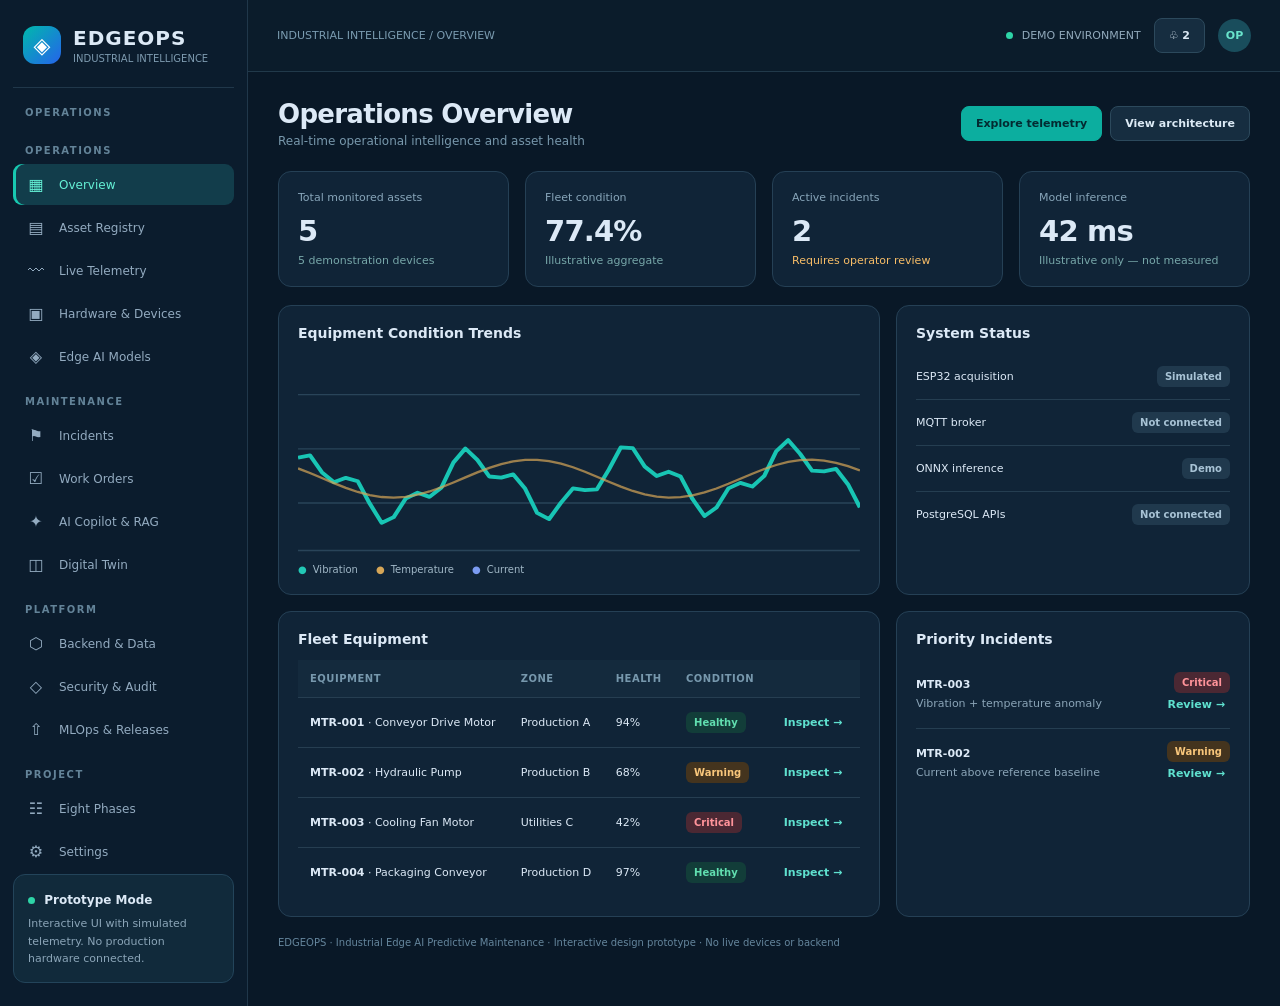
<file: projects/industrial-edge-ai-predictive-maintenance/assets/EDGEOPS_Industrial_AI_Interactive_Dashboard.html>
<!doctype html><html lang="en"><head><meta charset="utf-8"><meta name="viewport" content="width=device-width,initial-scale=1"><title>EDGEOPS — Industrial Intelligence</title><style>
:root{font-family:Inter,ui-sans-serif,system-ui,-apple-system,Segoe UI,sans-serif;color:#dce9f6;background:#071522}*{box-sizing:border-box}button,input,select,textarea{font:inherit}button{cursor:pointer}body{margin:0}#app{display:flex;min-height:100vh}.sidebar{width:248px;background:#0b1c2d;border-right:1px solid #20374a;flex-shrink:0;display:flex;flex-direction:column;padding:23px 13px}.brand{display:flex;gap:12px;align-items:center;padding:3px 10px 23px;border-bottom:1px solid #20374a}.logo{background:linear-gradient(135deg,#00b9ac,#2563eb);width:38px;height:38px;display:grid;place-items:center;border-radius:12px;font-size:22px;color:white}.brand b{font-size:20px;letter-spacing:1px}.brand small{display:block;color:#7d9aaf;font-size:10px;margin-top:3px}.navgroup{margin:19px 12px 8px;font-size:10px;letter-spacing:1.5px;color:#638398;font-weight:800}.nav{width:100%;border:0;background:transparent;color:#93abc0;padding:11px 13px;display:flex;align-items:center;gap:13px;text-align:left;border-radius:9px;font-size:12px;margin:2px 0}.nav:hover{background:#142e41;color:white}.nav.active{background:#123d4b;color:#64f0d5;box-shadow:inset 3px 0 #18c9b1}.nav .ico{font-size:16px;width:20px;text-align:center}.sidebottom{margin-top:auto;padding:14px;background:#112a3b;border:1px solid #23445a;border-radius:12px}.sidebottom strong{font-size:12px}.sidebottom p{color:#8ba5b8;font-size:11px;line-height:1.6;margin:7px 0 0}.main{flex:1;min-width:0;background:#091827}.top{height:72px;display:flex;justify-content:space-between;align-items:center;padding:0 29px;border-bottom:1px solid #21394a;background:#0b1c2b}.breadcrumbs{font-size:11px;color:#7a9bb0}.topright{display:flex;align-items:center;gap:13px;font-size:11px;color:#91a9bb}.avatar{width:33px;height:33px;border-radius:50%;background:#194d5c;display:grid;place-items:center;color:#69e4cc;font-weight:800}.dot{display:inline-block;width:7px;height:7px;border-radius:50%;background:#2ed4a7;margin-right:5px}.content{padding:27px 30px;max-width:1600px;margin:auto}.heading{display:flex;justify-content:space-between;align-items:center;gap:15px;margin-bottom:23px;flex-wrap:wrap}h1{font-size:26px;margin:0 0 5px;font-weight:750;letter-spacing:-.7px}h2{font-size:14px;margin:0 0 16px}h3{font-size:12px;margin:0 0 8px}.sub{font-size:12px;color:#7898ac}.btn{background:#162d40;border:1px solid #2c495c;border-radius:8px;padding:10px 14px;color:#dceaf5;font-size:11px;font-weight:700}.btn:hover{border-color:#1bc7b4;background:#173a47}.btn.primary{background:#0cae9f;border-color:#0cae9f;color:#032a31}.btn.danger{border-color:#9c474e;color:#ff9c9c}.btn:disabled{opacity:.35;cursor:not-allowed}.buttons{display:flex;gap:8px;flex-wrap:wrap}.grid{display:grid;gap:16px}.metrics{grid-template-columns:repeat(4,minmax(0,1fr));margin-bottom:18px}.twocol{grid-template-columns:minmax(0,1.7fr) minmax(0,1fr)}.equal{grid-template-columns:repeat(2,minmax(0,1fr))}.card{background:#102437;border:1px solid #254055;border-radius:13px;padding:19px;min-width:0}.metriclabel{color:#88a6ba;font-size:11px}.metricvalue{font-size:29px;font-weight:760;letter-spacing:-.8px;margin:10px 0 6px}.hint{font-size:11px;color:#77a7a9}.warning{color:#f7bd67}.red{color:#fa898e}.muted{color:#8ba5b8}.pill{display:inline-flex;border-radius:6px;padding:5px 8px;font-size:10px;font-weight:750;background:#20394d;color:#a8c3d5}.pill.Healthy,.pill.Connected,.pill.Approved,.pill.Completed,.pill.Resolved{background:#123d39;color:#61dfb0}.pill.Warning,.pill.Open,.pill.Investigating,.pill.Pending{background:#44341e;color:#f8c67b}.pill.Critical,.pill.Rejected,.pill.Disconnected{background:#4b2833;color:#ff939a}.tablewrap{overflow-x:auto}table{border-collapse:collapse;width:100%;min-width:550px}th{text-align:left;font-size:10px;color:#7798ad;font-weight:700;letter-spacing:.5px;text-transform:uppercase;background:#142a3d}th,td{padding:13px 12px;border-bottom:1px solid #263e51}td{font-size:11px}tr:last-child td{border-bottom:0}tbody tr:hover{background:#172f43}.textbtn{border:0;background:transparent;color:#5fe1cf;font-size:11px;font-weight:700;padding:5px}.chart{width:100%;height:210px;display:block}.legend{display:flex;gap:18px;font-size:10px;color:#a1b8c7}.legend span:before{content:'●';margin-right:6px;color:#22c8b5}.legend span:nth-child(2):before{color:#d6a657}.legend span:nth-child(3):before{color:#7b9bf0}.listrow{display:flex;justify-content:space-between;align-items:center;padding:12px 0;border-bottom:1px solid #253e51;gap:10px;font-size:11px}.listrow:last-child{border:0}.field{background:#0a1c2d;border:1px solid #345067;color:#e3eef6;padding:11px 12px;border-radius:8px;min-width:0;max-width:100%}select.field{min-width:175px}textarea.field,input.field{width:100%}.steps{display:grid;grid-template-columns:repeat(4,minmax(0,1fr));gap:10px}.step{background:#0c2a3a;border:1px solid #2d5264;border-radius:10px;padding:14px;font-size:12px;min-height:100px}.step b{display:block;color:#66e5d2;margin-bottom:9px}.phasegrid{display:grid;grid-template-columns:repeat(4,minmax(0,1fr));gap:13px}.phase{padding:17px;text-align:left;background:#11283b;border:1px solid #29475b;border-radius:12px;color:#dceaf5;min-height:135px}.phase:hover,.phase.active{border-color:#25d3bc;background:#123d46}.phase small{color:#4ce3c7;font-size:10px;font-weight:800}.phase b{display:block;font-size:13px;margin:14px 0 6px}.phase p{font-size:10px;color:#8da8ba;line-height:1.5;margin:0}.timeline{border-left:2px solid #205a62;margin-left:8px;padding-left:22px}.event{position:relative;padding:0 0 20px;font-size:12px}.event:before{content:'';position:absolute;left:-29px;top:1px;width:11px;height:11px;border-radius:50%;background:#18c2aa;border:2px solid #0d2334}.event small{display:block;color:#7d9daf;margin-top:5px}.bar{height:8px;background:#21384b;border-radius:20px;overflow:hidden;margin-top:7px}.bar i{height:100%;display:block;border-radius:20px;background:#21bda9}.chat{height:250px;overflow:auto;background:#0a1c2b;border:1px solid #2b4558;border-radius:10px;padding:12px}.bubble{padding:10px 13px;border-radius:10px;font-size:12px;line-height:1.6;max-width:88%;margin-bottom:10px;background:#1a3448;white-space:pre-wrap}.bubble.user{margin-left:auto;background:#125d5c}.flow{display:flex;gap:9px;flex-wrap:wrap;align-items:center}.flow .node{padding:12px 14px;border:1px solid #2c5962;background:#103343;border-radius:9px;font-size:11px}.flow .arrow{color:#29d6bf}.notice{padding:13px;border-radius:9px;background:#193b40;border:1px solid #2b6d69;color:#c2f3e9;font-size:11px;line-height:1.6}.toast{position:fixed;right:24px;bottom:24px;background:#1d5557;border:1px solid #42c7b9;border-radius:10px;padding:13px 17px;z-index:50;font-size:12px;box-shadow:0 15px 35px #0008}.footer{padding:20px 0;color:#65869d;font-size:10px}.small{font-size:11px;line-height:1.7}.formgrid{display:grid;grid-template-columns:1fr 1fr;gap:12px}.formgrid label{display:grid;gap:7px;color:#a6bece;font-size:11px}.progress{display:flex;gap:4px}.progress i{height:6px;flex:1;border-radius:6px;background:#254054}.progress i.on{background:#16bfa8}@media(max-width:1080px){.metrics,.phasegrid{grid-template-columns:repeat(2,minmax(0,1fr))}.steps{grid-template-columns:repeat(2,minmax(0,1fr))}.twocol{grid-template-columns:1fr}}@media(max-width:730px){.sidebar{width:60px;padding:15px 6px}.brand{padding:5px 4px 15px}.brand b,.brand small,.nav span.label,.navgroup,.sidebottom{display:none}.nav{justify-content:center;padding:12px 4px}.nav .ico{font-size:19px}.top{padding:0 15px}.content{padding:18px 12px}.topright .hide{display:none}.equal{grid-template-columns:1fr}.metrics{gap:9px}.card{padding:13px}.metricvalue{font-size:23px}.phasegrid{grid-template-columns:repeat(2,minmax(0,1fr))}}
</style></head><body><div id="app"><aside class="sidebar"><div class="brand"><div class="logo">◈</div><div><b>EDGEOPS</b><small>INDUSTRIAL INTELLIGENCE</small></div></div><div class="navgroup">OPERATIONS</div><div id="nav"></div><div class="sidebottom"><strong><span class="dot"></span> Prototype Mode</strong><p>Interactive UI with simulated telemetry. No production hardware connected.</p></div></aside><div class="main"><header class="top"><div class="breadcrumbs">INDUSTRIAL INTELLIGENCE / <span id="crumb">OVERVIEW</span></div><div class="topright"><span class="hide"><span class="dot"></span> DEMO ENVIRONMENT</span><button class="btn" data-go="incidents">♧ <span id="alerts">2</span></button><span class="avatar">OP</span></div></header><div class="content"><div class="heading"><div><h1 id="title">Operations Overview</h1><div class="sub" id="subtitle">Equipment intelligence and operational readiness</div></div><div class="buttons" id="actions"></div></div><div id="view"></div><div class="footer">EDGEOPS · Industrial Edge AI Predictive Maintenance · Interactive design prototype · No live devices or backend</div></div></div></div><div id="toast" class="toast" hidden></div>
<script>
(()=>{'use strict';const $=s=>document.querySelector(s),escape=s=>String(s).replace(/[&<>"']/g,c=>({'&':'&amp;','<':'&lt;','>':'&gt;','"':'&quot;',"'":'&#39;'}[c]));const items=[['overview','▦','Overview','Operations Overview','Real-time operational intelligence and asset health'],['assets','▤','Asset Registry','Equipment & Asset Registry','Manage equipment inventory and asset condition'],['telemetry','〰','Live Telemetry','Live Telemetry Center','ESP32 sensor readings and MQTT pipeline'],['devices','▣','Hardware & Devices','Hardware & Device Management','Sensor health, firmware and device diagnostics'],['ai','◈','Edge AI Models','Edge AI & Model Registry','Anomaly inference, models and evaluations'],['incidents','⚑','Incidents','Incident Command Center','Triage and investigate equipment anomalies'],['workorders','☑','Work Orders','Maintenance Work Orders','Human-approved maintenance workflows'],['copilot','✦','AI Copilot & RAG','Maintenance AI Copilot','Grounded recommendations and SOP references'],['fleet','◫','Digital Twin','Fleet Analytics & Digital Twin','Equipment health, replay and scenarios'],['backend','⬡','Backend & Data','Data Platform & APIs','FastAPI, PostgreSQL and TimescaleDB'],['security','◇','Security & Audit','Security & Audit Center','Authorization, compliance and event history'],['mlops','⇧','MLOps & Releases','MLOps & Deployment','Validation, release gates and rollback'],['roadmap','☷','Eight Phases','End-to-End Project Roadmap','Complete engineering implementation roadmap'],['settings','⚙','Settings','Platform Settings','Demo preferences and reset controls']];const phaseNames=['Hardware & Electronics','Embedded IoT & MQTT','Edge AI & ONNX','Industrial Predictive Maintenance','Backend & Real-Time Dashboard','Agentic AI & RAG','Digital Twin & Evaluation','Security, MLOps & Production'];const phaseDesc=['ESP32 wiring, ADXL345, DS18B20, INA219, sensor validation and safe motor bench','Firmware, MQTT broker, device identity, reliability, buffering and secure transport','Feature windows, anomaly models, ONNX parity and Raspberry Pi inference','Incident correlation, triage, SOPs, work orders and human approval','FastAPI, PostgreSQL, TimescaleDB, APIs, Next.js and authentication','LangGraph, pgvector, citations, prompt-injection defense and controlled tools','Fleet simulation, replay, fault scenarios, evaluation and drift monitoring','Threat modeling, access controls, CI/CD, release gates, recovery and observability'];let page='overview',asset='MTR-001',filter='All',sim=false,scenario='normal',phase=0,incidentId='INC-2401',orderId='WO-1002',seq=1204,model='autoencoder',notes='',messages=[],audit=[['09:42','Demo Engine','Incident created','INC-2401'],['09:18','Demo Engine','Telemetry anomaly','MTR-002']];let assets=[{id:'MTR-001',name:'Conveyor Drive Motor',zone:'Production A',health:94,temp:41.8,vib:1.6,current:2.3,status:'Healthy',device:'ESP32-001'},{id:'MTR-002',name:'Hydraulic Pump',zone:'Production B',health:68,temp:67.1,vib:4.5,current:3.8,status:'Warning',device:'ESP32-002'},{id:'MTR-003',name:'Cooling Fan Motor',zone:'Utilities C',health:42,temp:79.4,vib:7.4,current:4.6,status:'Critical',device:'ESP32-003'},{id:'MTR-004',name:'Packaging Conveyor',zone:'Production D',health:97,temp:38.2,vib:1.2,current:1.9,status:'Healthy',device:'ESP32-004'},{id:'MTR-005',name:'Ventilation Unit',zone:'Utilities A',health:86,temp:45.4,vib:2.1,current:2.6,status:'Healthy',device:'ESP32-005'}];let incidents=[{id:'INC-2401',asset:'MTR-003',title:'Vibration + temperature anomaly',severity:'Critical',status:'Open',owner:'Unassigned'},{id:'INC-2402',asset:'MTR-002',title:'Current above reference baseline',severity:'Warning',status:'Investigating',owner:'Maintenance Lead'}];let orders=[{id:'WO-1001',asset:'MTR-002',task:'Inspect pump coupling and motor load',priority:'Medium',status:'In Progress',owner:'Maintenance Lead'},{id:'WO-1002',asset:'MTR-003',task:'Inspect fan mounting and bearing condition',priority:'High',status:'Pending Approval',owner:'Unassigned'}];let devices=assets.map(a=>({id:a.device,asset:a.id,status:'Connected',firmware:'1.0.0',quality:'99.2%'}));function pill(x){let cls=/Healthy|Connected|Approved|Completed|Resolved/.test(x)?'Healthy':/Critical|Rejected|Disconnected/.test(x)?'Critical':/Warning|Open|Pending|Investigating/.test(x)?'Warning':'';return `<span class="pill ${cls}">${escape(x)}</span>`}function btn(label,action,kind=''){return `<button class="btn ${kind}" data-action="${escape(action)}">${label}</button>`}function card(title,body,extra=''){return `<section class="card"><div style="display:flex;justify-content:space-between;align-items:center;gap:10px;margin-bottom:13px"><h2 style="margin:0">${title}</h2>${extra}</div>${body}</section>`}function table(headers,rows){return `<div class="tablewrap"><table><thead><tr>${headers.map(h=>`<th>${h}</th>`).join('')}</tr></thead><tbody>${rows.map(row=>`<tr>${row.map(cell=>`<td>${cell}</td>`).join('')}</tr>`).join('')}</tbody></table></div>`}function metrics(arr){return `<div class="grid metrics">${arr.map(x=>`<div class="card"><div class="metriclabel">${x[0]}</div><div class="metricvalue">${x[1]}</div><div class="hint ${x[3]||''}">${x[2]}</div></div>`).join('')}</div>`}function graph(offset=0){let pts=Array.from({length:48},(_,i)=>[i*8,100-Math.sin(i*.47+offset)*19-Math.sin(i*1.4+offset)*9-i*.22]).map(p=>p.join(',')).join(' ');return `<svg class="chart" viewBox="0 0 376 155" preserveAspectRatio="none" aria-label="Illustrative sensor trend"><g stroke="#294459" stroke-width="1">${[30,70,110,145].map(y=>`<line x1="0" x2="376" y1="${y}" y2="${y}"/>`).join('')}</g><polyline fill="none" stroke="#18c5b4" stroke-width="2.8" stroke-linejoin="round" points="${pts}"/><polyline fill="none" stroke="#d6a657" stroke-width="1.7" opacity=".7" points="${Array.from({length:48},(_,i)=>`${i*8},${92-Math.cos(i*.27+offset)*14}`).join(' ')}"/></svg>`}function toast(t){let e=$('#toast');e.textContent=t;e.hidden=false;clearTimeout(toast.timer);toast.timer=setTimeout(()=>e.hidden=true,3000)}function record(t,target='Demo'){audit.unshift([new Date().toLocaleTimeString([], {hour:'2-digit',minute:'2-digit'}),'Demo Operator',t,target])}function go(p){page=p;render();window.scrollTo(0,0)}function summary(){return metrics([['Total monitored assets',String(assets.length),'5 demonstration devices'],['Fleet condition','77.4%','Illustrative aggregate'],['Active incidents',String(incidents.filter(x=>x.status!=='Resolved').length),'Requires operator review','warning'],['Model inference','42 ms','Illustrative only — not measured']])+`<div class="grid twocol">${card('Equipment Condition Trends',graph(1)+`<div class="legend"><span>Vibration</span><span>Temperature</span><span>Current</span></div>`)}${card('System Status',[['ESP32 acquisition','Simulated'],['MQTT broker','Not connected'],['ONNX inference','Demo'],['PostgreSQL APIs','Not connected']].map(x=>`<div class="listrow"><span>${x[0]}</span>${pill(x[1])}</div>`).join(''))}</div><div class="grid twocol" style="margin-top:16px">${card('Fleet Equipment',table(['Equipment','Zone','Health','Condition',''],assets.slice(0,4).map(a=>[`<b>${a.id}</b> · ${a.name}`,a.zone,`${a.health}%`,pill(a.status),`<button class="textbtn" data-action="asset:${a.id}">Inspect →</button>`])))}${card('Priority Incidents',incidents.map(i=>`<div class="listrow"><div><b>${i.asset}</b><div class="muted" style="margin-top:6px">${i.title}</div></div><div style="text-align:right">${pill(i.severity)}<br><button class="textbtn" data-action="incident:${i.id}">Review →</button></div></div>`).join(''))}</div>`}function assetView(){let a=assets.find(x=>x.id===asset)||assets[0];return card('Asset Inventory',table(['Asset ID','Equipment','Location','Health','Status','Action'],assets.filter(a=>filter==='All'||a.status===filter).map(a=>[a.id,a.name,a.zone,`${a.health}%`,pill(a.status),`<button class="textbtn" data-action="asset:${a.id}">Open details →</button>`])),`<select class="field" id="filter"><option>All</option>${['Healthy','Warning','Critical'].map(x=>`<option ${filter===x?'selected':''}>${x}</option>`).join('')}</select>`)+`<div class="grid equal" style="margin-top:16px">${card('Selected Equipment — '+a.id,`<h2 style="font-size:19px">${a.name}</h2><p class="sub">${a.zone} · ${a.device}</p><div class="grid" style="grid-template-columns:repeat(3,1fr);margin:17px 0">${[['Health',a.health+'%'],['Temperature',a.temp+' °C'],['Vibration',a.vib+' m/s²']].map(x=>`<div><div class="metriclabel">${x[0]}</div><b>${x[1]}</b></div>`).join('')}</div><div class="buttons">${btn('Open telemetry','go:telemetry','primary')}${btn('Create inspection','inspect:'+a.id)}</div>`)}${card('Equipment Health Trend',graph(2))}</div>`}function telemetry(){let a=assets.find(x=>x.id===asset)||assets[0];return `<div class="buttons" style="margin-bottom:18px"><select class="field" id="asset-select">${assets.map(x=>`<option value="${x.id}" ${x.id===asset?'selected':''}>${x.id} — ${x.name}</option>`).join('')}</select>${btn(sim?'Pause simulation':'Start simulation','simulation','primary')}${btn('Copy JSON packet','copyjson')}${btn('Export CSV','exportcsv')}</div>`+metrics([['Vibration',a.vib+' m/s²','ADXL345 accelerometer'],['Temperature',a.temp+' °C','DS18B20 probe'],['DC Current',a.current+' A','INA219 sensor'],['Stream status',sim?'Simulating':'Paused','Not a live MQTT feed']])+`<div class="grid equal">${card('Live Signal Trend',graph(seq%9)+`<div class="legend"><span>Vibration</span><span>Temperature</span></div>`)}${card('MQTT Telemetry Preview',`<pre style="background:#071b2a;padding:15px;border-radius:8px;overflow:auto;color:#88e8d0;font-size:11px;line-height:1.8">${escape(JSON.stringify({source:'SIMULATED',topic:'plant/'+a.id+'/telemetry',device:a.device,seq,temperature_c:a.temp,vibration_mps2:a.vib,current_a:a.current,valid:true},null,2))}</pre>`)}</div>`}function hardware(){return metrics([['Devices',String(devices.length),'Demo inventory'],['Sensor types','03','Vibration · temperature · current'],['Connectivity','Simulated','No MQTT connection'],['Firmware','v1.0.0','Example version']])+card('Device Management',table(['Device','Asset','Firmware','Quality','Status','Action'],devices.map(d=>[d.id,d.asset,d.firmware,d.quality,pill(d.status),`<button class="textbtn" data-action="diagnose:${d.id}">Diagnose →</button>`])))+`<div class="grid equal" style="margin-top:16px">${card('Physical Integration',`<div class="flow">${['ADXL345 / DS18B20 / INA219','ESP32','Wi-Fi / MQTT','Raspberry Pi 5','ONNX'].map((x,i)=>`${i?'<span class="arrow">→</span>':''}<span class="node">${x}</span>`).join('')}</div><p class="small muted">ADXL345 and INA219: I²C GPIO21/22. DS18B20: GPIO4 with 4.7 kΩ pull-up.</p>`)}${card('Electrical Safety',`<div class="notice">Motor power must be separately protected and guarded. Verify breakout voltage and INA219 shunt/current rating. Never route motor power through ESP32 GPIO or a breadboard.</div>`)}</div>`}function ai(){return metrics([['Candidate model','AE-v0.3','Demo registry'],['Inference runtime','ONNX','Raspberry Pi target'],['Model metrics','Pending','No measured accuracy'],['Release state','Staging','Not production approved']])+`<div class="grid equal">${card('Anomaly Score Trend',graph(4)+`<div class="buttons">${btn('Run illustrative anomaly','anomaly','primary')}${btn('Open fleet scenarios','go:fleet')}</div>`)}${card('Model Registry',table(['Model','Runtime','Stage'],[['Autoencoder v0.3','ONNX',pill('Staging')],['Isolation Forest v0.2','Python',pill('Baseline')],['Rules v1','Python',pill('Demo')]]))}</div><div style="margin-top:16px">${card('Evaluation Controls',`<div class="notice">Model precision, recall, false alarm rate, drift and measured latency are not available until datasets and benchmarks are run.</div><div class="buttons" style="margin-top:12px">${btn('Review evaluation gates','eval')}${btn('MLOps deployment','go:mlops')}</div>`)}</div>`}function incidentDetail(){let i=incidents.find(x=>x.id===incidentId)||incidents[0];return card('Incident Review — '+i.id,`<div class="listrow"><b>${i.title}</b>${pill(i.severity)}</div><p class="small muted">${i.asset} · ${i.owner} · ${i.status}. An anomaly is not a confirmed physical failure.</p><div class="buttons">${btn('Assign investigator','assign:'+i.id,'primary')}${btn('AI recommendation','rag:'+i.id)}${btn('Draft work order','incidentorder:'+i.id)}${btn('Resolve','resolve:'+i.id)}</div>`)}function incidentView(){return card('Incident Queue',table(['ID','Asset','Description','Severity','Status','Action'],incidents.map(i=>[i.id,i.asset,i.title,pill(i.severity),pill(i.status),`<button class="textbtn" data-action="incident:${i.id}">Review →</button>`])),btn('Create demo incident','newincident','primary'))+`<div style="margin-top:16px" id="incidentdetail">${incidentDetail()}</div>`}function orderDetail(){let o=orders.find(x=>x.id===orderId)||orders[0];return card('Approval & Execution — '+o.id,`<div class="listrow"><b>${o.task}</b>${pill(o.status)}</div><p class="small muted">Asset ${o.asset} · Priority ${o.priority} · Assigned to ${o.owner}</p><div class="buttons">${btn('Approve','approve:'+o.id,'primary')}${btn('Reject','reject:'+o.id,'danger')}${btn('Start work','start:'+o.id)}${btn('Complete','complete:'+o.id)}</div><p class="small muted">Demo-only state transitions. A real deployment must enforce identity, role permissions and approvals server-side.</p>`)}function workorders(){return metrics([['Work orders',String(orders.length),'Demo records'],['Awaiting approval',String(orders.filter(o=>o.status==='Pending Approval').length),'Human decision required'],['In progress',String(orders.filter(o=>o.status==='In Progress').length),'Tracked execution'],['Completed',String(orders.filter(o=>o.status==='Completed').length),'Demo audit history']])+card('Maintenance Work Orders',table(['ID','Equipment','Task','Priority','Status','Action'],orders.map(o=>[o.id,o.asset,o.task,o.priority,pill(o.status),`<button class="textbtn" data-action="order:${o.id}">Review →</button>`])),btn('New work order','neworder','primary'))+`<div style="margin-top:16px" id="orderdetail">${orderDetail()}</div>`}function copilot(){return `<div class="grid twocol">${card('AI Maintenance Assistant <span class="pill">Scripted demo</span>',`<div class="chat" id="chat">${messages.length?messages.map(m=>`<div class="bubble ${m.role}">${escape(m.text)}</div>`).join(''):'<p class="small muted">Ask about vibration, electrical load, motor temperature or maintenance workflows. Responses are scripted examples, not live RAG or a connected LLM.</p>'}</div><div style="display:flex;gap:8px;margin-top:12px"><input class="field" id="question" placeholder="Ask a maintenance question…" style="flex:1">${btn('Send','send','primary')}</div>`)}${card('Approved SOP Knowledge Base',`<div class="listrow"><b>SOP-MTR-001</b><span class="muted">Motor inspection</span></div><div class="listrow"><b>SOP-ELE-002</b><span class="muted">Electrical isolation</span></div><div class="listrow"><b>SOP-VIB-003</b><span class="muted">Vibration review</span></div><p class="small warning">Illustrative document identifiers. No real document retrieval or citations are connected.</p><div class="buttons">${btn('Vibration inspection','prompt:vibration')}${btn('Current overload','prompt:current')}${btn('Maintenance summary','prompt:maintenance')}</div>`)}</div>`}function fleet(){return metrics([['Assets',String(assets.length),'Digital replicas'],['Scenarios','04','Illustrative only'],['Selected scenario',scenario,'Replay state'],['Health','77%','Demo aggregate']])+`<div class="grid equal">${card('Fleet Health',assets.map(a=>`<div style="margin:14px 0"><div class="listrow" style="border:0;padding:0"><span>${a.id} · ${a.name}</span><b>${a.health}%</b></div><div class="bar"><i style="width:${a.health}%;background:${a.health<50?'#ef777c':a.health<75?'#e4b460':'#23c8ae'}"></i></div></div>`).join(''))}${card('Scenario Replay',`<div class="grid" style="gap:9px">${[['normal','Normal operation'],['heat','Temperature increase'],['vibration','High vibration'],['disconnect','Sensor disconnection']].map(x=>btn(x[1],'scenario:'+x[0],scenario===x[0]?'primary':'')).join('')}</div><p class="small muted">Scenarios update the demo state, not physical hardware or model performance.</p>`)}</div>`}function backend(){return `<div class="grid equal">${card('Service Architecture',`<div class="flow">${['ESP32 / MQTT','Pi / ONNX','FastAPI','PostgreSQL / TimescaleDB','Next.js'].map((x,i)=>`${i?'<span class="arrow">→</span>':''}<span class="node">${x}</span>`).join('')}</div><p class="small muted">Authenticated APIs, role enforcement, time-series ingestion and incident storage are implementation targets.</p>`)}${card('API Surface',table(['Endpoint','Purpose'],[['GET /api/assets','Equipment registry'],['GET /api/telemetry','Sensor time series'],['GET /api/incidents','Alert queue'],['POST /api/work-orders','Create work order'],['POST /api/approvals','Authorized decision']]))}</div><div style="margin-top:16px">${card('Data Engineering Checklist',`<div class="steps">${['Device identity & validation','Idempotent ingestion','Time-series retention','RBAC and audit','Backup / restore','Data provenance','Secure API tokens','Operational monitoring'].map((x,i)=>`<div class="step"><b>0${i+1}</b>${x}<p class="small muted">Planned</p></div>`).join('')}</div>`)}</div>`}function security(){return `<div class="grid equal">${card('Security Controls',`<div class="timeline">${['TLS and MQTT ACLs','Device authentication','Backend RBAC','Approval enforcement','Secrets management','Audit retention','Backup verification'].map(x=>`<div class="event">${x}<small>Not yet verified</small></div>`).join('')}</div>`)}${card('Demo Audit Trail',table(['Time','Actor','Event','Target'],audit.map(a=>a.map(escape))),btn('Export audit log','auditcsv'))}</div>`}function mlops(){return metrics([['Release candidate','v0.3','Illustrative'],['Environment','Staging','Not deployed'],['Verified gates','0 / 6','Awaiting evidence'],['Rollback','Not tested','Recovery review required']])+card('Release Readiness',`<div class="steps">${['Unit + integration tests','ONNX parity + benchmarks','Device/API security','Approval authorization','Backup + recovery','Staging + rollback'].map((x,i)=>`<div class="step"><b>Gate ${i+1}</b>${x}<p class="small warning">Pending verification</p></div>`).join('')}</div><div class="buttons" style="margin-top:16px">${btn('Run readiness review','readiness','primary')}${btn('Open phase 08','phase:7')}</div>`)}function roadmap(){return `<div class="notice" style="margin-bottom:17px">Documentation exists for all eight phases, and starter ESP32/Python files were prepared. Physical tests, connected APIs, AI evaluation and production deployment remain outstanding.</div><div class="phasegrid">${phaseNames.map((n,i)=>`<button class="phase ${phase===i?'active':''}" data-action="phase:${i}"><small>PHASE ${String(i+1).padStart(2,'0')}</small><b>${n}</b><p>${phaseDesc[i]}</p></button>`).join('')}</div><div style="margin-top:17px">${card('Phase '+String(phase+1).padStart(2,'0')+' — '+phaseNames[phase],`<p class="small">${phaseDesc[phase]}</p><p class="small muted">Status: implementation guide prepared. Completion and testing evidence not yet verified.</p><div class="buttons">${btn('Open related module','go:'+['devices','devices','ai','incidents','backend','copilot','fleet','mlops'][phase],'primary')}${btn('Copy phase summary','copyphase')}</div>`)}</div>`}function settings(){return card('Workspace Preferences',`<div class="formgrid"><label>Default asset<select id="defaultasset" class="field">${assets.map(a=>`<option value="${a.id}" ${a.id===asset?'selected':''}>${a.id} · ${a.name}</option>`).join('')}</select></label><label>Demo environment<select class="field"><option>Local interactive prototype</option></select></label></div><label style="display:block;margin-top:18px;font-size:11px">Operator notes<textarea id="notes" class="field" rows="4" placeholder="Local notes...">${escape(notes)}</textarea></label><div class="buttons" style="margin-top:15px">${btn('Save local preferences','save','primary')}${btn('Reset demonstration','reset','danger')}</div><p class="small muted">Settings are temporary and do not connect to a server.</p>`)}function render(){const current=items.find(i=>i[0]===page)||items[0];$('#crumb').textContent=current[2].toUpperCase();$('#title').textContent=current[3];$('#subtitle').textContent=current[4];$('#alerts').textContent=incidents.filter(i=>i.status!=='Resolved').length;$('#nav').innerHTML=items.map((x,i)=>`${[0,5,9,12].includes(i)?`<div class="navgroup">${{0:'OPERATIONS',5:'MAINTENANCE',9:'PLATFORM',12:'PROJECT'}[i]}</div>`:''}<button class="nav ${page===x[0]?'active':''}" data-go="${x[0]}"><span class="ico">${x[1]}</span><span class="label">${x[2]}</span></button>`).join('');$('#actions').innerHTML=page==='overview'?btn('Explore telemetry','go:telemetry','primary')+btn('View architecture','go:roadmap'):page==='incidents'?btn('Create demo incident','newincident','primary'):page==='workorders'?btn('New work order','neworder','primary'):btn('Operations overview','go:overview');$('#view').innerHTML=({overview:summary,assets:assetView,telemetry,devices:hardware,ai,incidents:incidentView,workorders,copilot,fleet,backend,security,mlops,roadmap,settings})[page]()}function download(name,text,type='text/plain'){let blob=new Blob([text],{type}),u=URL.createObjectURL(blob),a=document.createElement('a');a.href=u;a.download=name;a.click();setTimeout(()=>URL.revokeObjectURL(u),1000)}function answer(q){let t=q.toLowerCase();return /vibrat|bearing|fan/.test(t)?'DEMO GUIDANCE: Check sensor validity, compare vibration against baseline, and consider mounting or bearing inspection only after approved isolation. Reference example: SOP-VIB-003. Human review required.':/current|power|voltage/.test(t)?'DEMO GUIDANCE: Verify current sensor calibration, compare electrical load against rated operating conditions and use approved isolation procedures. Reference example: SOP-ELE-002.':'DEMO GUIDANCE: Review the telemetry trend, confirm the anomaly, consult approved procedures and prepare an inspection recommendation for human approval. Reference example: SOP-MTR-001.'}function send(q){if(!q.trim())return;messages.push({role:'user',text:q},{role:'assistant',text:answer(q)});record('Demo guidance requested');render();let c=$('#chat');if(c)c.scrollTop=c.scrollHeight}document.addEventListener('click',e=>{let el=e.target.closest('[data-go],[data-action]');if(!el)return;if(el.dataset.go){go(el.dataset.go);return}let [action,...parts]=el.dataset.action.split(':'),id=parts.join(':');if(action==='go')return go(id);if(action==='asset'){asset=id;return go('assets')}if(action==='inspect'){orders.unshift({id:'WO-'+(1003+orders.length),asset:id,task:'Inspect equipment condition',priority:'Medium',status:'Pending Approval',owner:'Unassigned'});orderId=orders[0].id;record('Inspection drafted',id);return go('workorders')}if(action==='simulation'){sim=!sim;if(sim)seq+=5;record(sim?'Simulation started':'Simulation paused');render();return toast(sim?'Demo simulation started':'Demo simulation paused')}if(action==='copyjson'){let a=assets.find(x=>x.id===asset);navigator.clipboard?.writeText(JSON.stringify({source:'SIMULATED',device:a.device,seq,temperature_c:a.temp,vibration_mps2:a.vib,current_a:a.current},null,2));return toast('Sample JSON copied if clipboard access permitted')}if(action==='exportcsv')return download('edgeops-telemetry-demo.csv','source,asset,temperature_c,vibration_mps2,current_a\n'+assets.map(a=>['SIMULATED',a.id,a.temp,a.vib,a.current].join(',')).join('\n'),'text/csv');if(action==='diagnose')return toast('Demo diagnostics for '+id+' — no real device connected');if(action==='anomaly'){scenario='vibration';record('Demo anomaly selected');return toast('Illustrative anomaly flagged — no model inference executed')}if(action==='eval')return toast('Model metrics require labeled data and reproducible tests');if(action==='incident'){incidentId=id;return go('incidents')}if(action==='newincident'){let id='INC-'+(2500+incidents.length);incidents.unshift({id,asset,title:'New demonstration alert',severity:'Warning',status:'Open',owner:'Unassigned'});incidentId=id;record('Demo incident created',id);return go('incidents')}if(action==='assign'){let i=incidents.find(x=>x.id===id);i.status='Investigating';i.owner='Maintenance Lead';record('Incident assigned',id);return render()}if(action==='resolve'){incidents.find(x=>x.id===id).status='Resolved';record('Incident resolved',id);return render()}if(action==='rag'){send('Review vibration on '+id);return go('copilot')}if(action==='incidentorder'){let i=incidents.find(x=>x.id===id);orders.unshift({id:'WO-'+(1003+orders.length),asset:i.asset,task:'Investigate '+i.title.toLowerCase(),priority:i.severity==='Critical'?'High':'Medium',status:'Pending Approval',owner:'Unassigned'});orderId=orders[0].id;record('Work order drafted',orderId);return go('workorders')}if(action==='order'){orderId=id;return go('workorders')}if(action==='neworder'){orders.unshift({id:'WO-'+(1003+orders.length),asset,task:'Preventive equipment inspection',priority:'Medium',status:'Pending Approval',owner:'Unassigned'});orderId=orders[0].id;record('Work order drafted',orderId);return go('workorders')}if(['approve','reject','start','complete'].includes(action)){let o=orders.find(x=>x.id===id);if(action==='approve')o.status='Approved';if(action==='reject')o.status='Rejected';if(action==='start'){if(!['Approved','In Progress'].includes(o.status))return toast('Human approval required before work can start');o.status='In Progress'}if(action==='complete'){if(o.status!=='In Progress')return toast('Start approved work before completion');o.status='Completed'}record('Work order '+o.status,id);render();return toast('Demo work order: '+o.status)}if(action==='send'){let q=$('#question')?.value||'';return send(q)}if(action==='prompt')return send(id+' maintenance recommendations');if(action==='scenario'){scenario=id;if(id==='heat'){assets[2].temp=83;assets[2].health=55;assets[2].status='Warning'}if(id==='vibration'){assets[2].vib=8.5;assets[2].health=40;assets[2].status='Critical'}if(id==='normal'){assets[2].temp=39;assets[2].vib=1.5;assets[2].health=94;assets[2].status='Healthy'}if(id==='disconnect'){devices[2].status='Disconnected';devices[2].quality='0%'}record('Scenario replay',id);render();return toast('Demo scenario: '+id)}if(action==='auditcsv')return download('edgeops-audit-demo.csv','time,actor,action,target\n'+audit.map(a=>a.join(',')).join('\n'),'text/csv');if(action==='readiness')return toast('Release blocked: no production readiness gates verified');if(action==='phase'){phase=Number(id);return go('roadmap')}if(action==='copyphase'){navigator.clipboard?.writeText('Phase '+(phase+1)+': '+phaseNames[phase]+' — '+phaseDesc[phase]);return toast('Phase summary copied if clipboard permitted')}if(action==='save'){notes=$('#notes')?.value||'';asset=$('#defaultasset')?.value||asset;record('Demo preferences updated');return toast('Preferences saved in this session')}if(action==='reset'){location.reload()}});document.addEventListener('change',e=>{if(e.target.id==='asset-select'){asset=e.target.value;render()}if(e.target.id==='filter'){filter=e.target.value;render()}});document.addEventListener('keydown',e=>{if(e.key==='Enter'&&e.target.id==='question'){e.preventDefault();send(e.target.value)}});render();})();
</script></body></html>
</file>
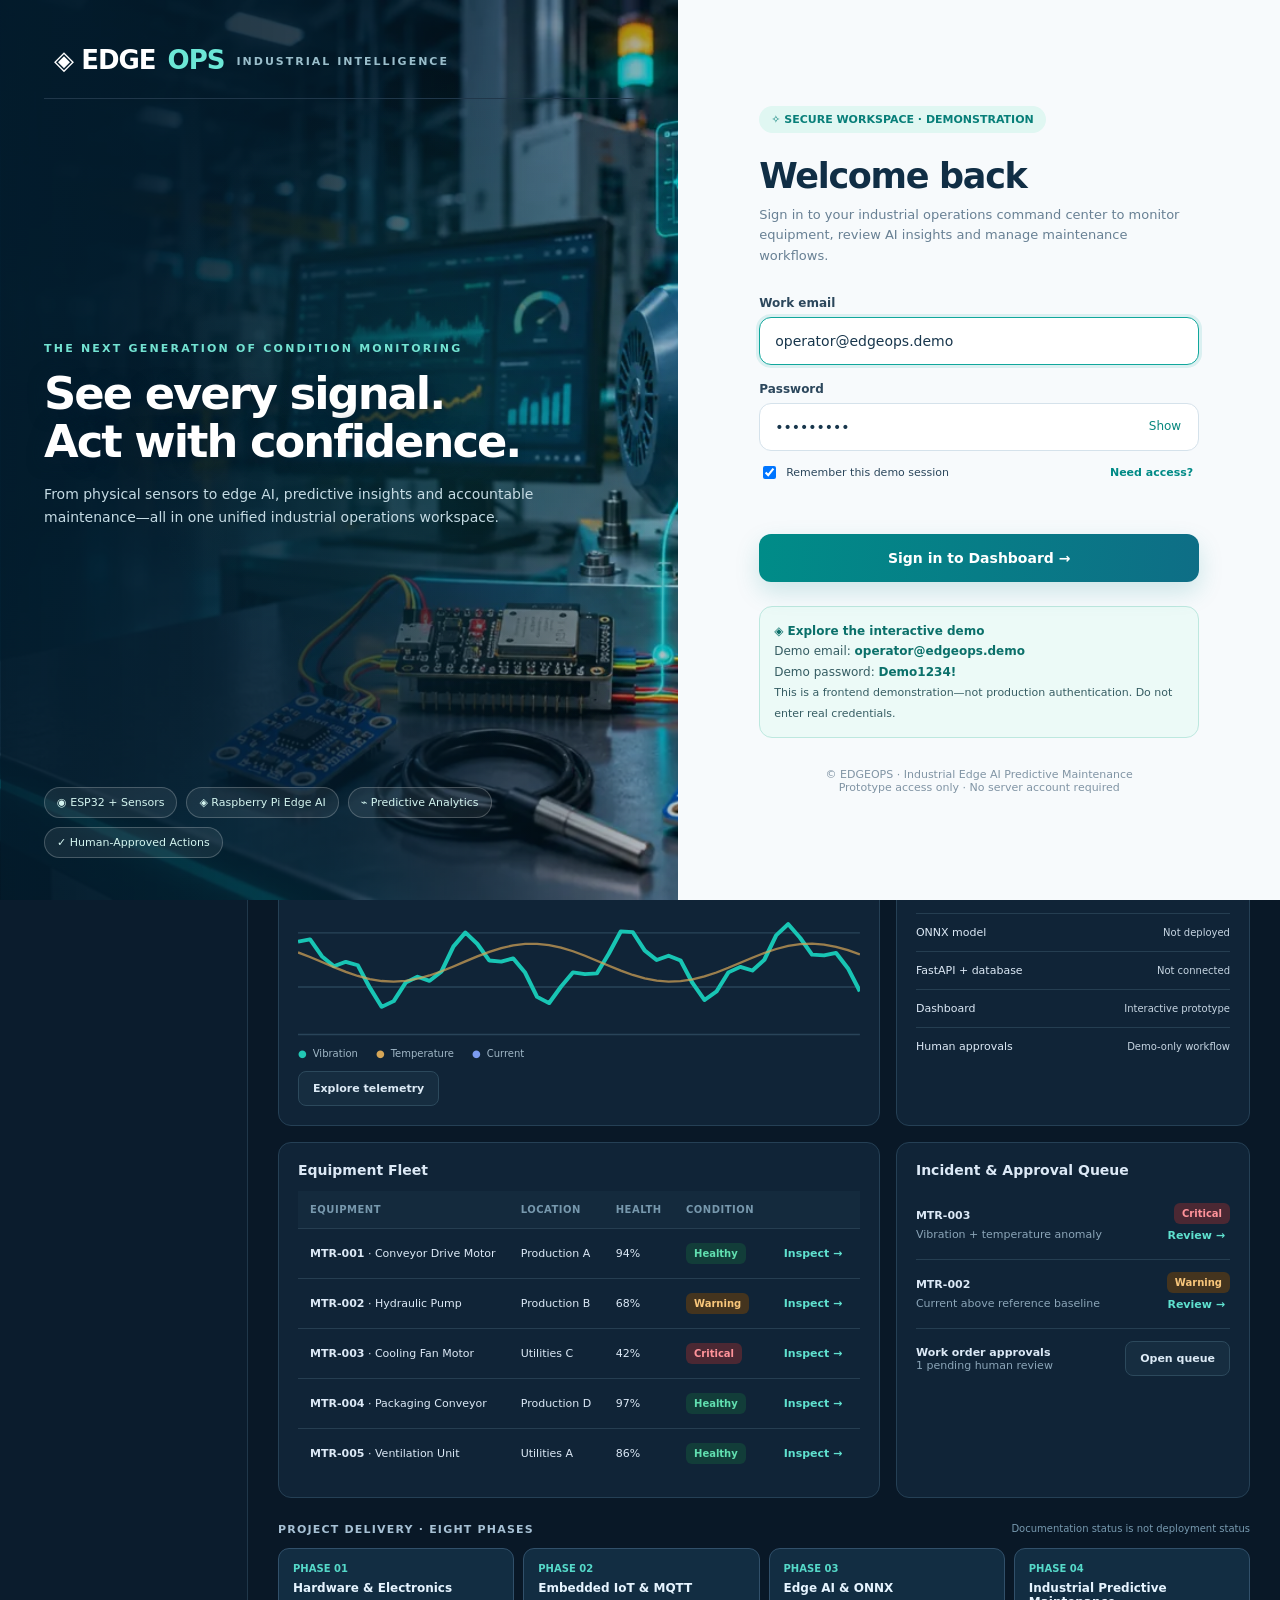
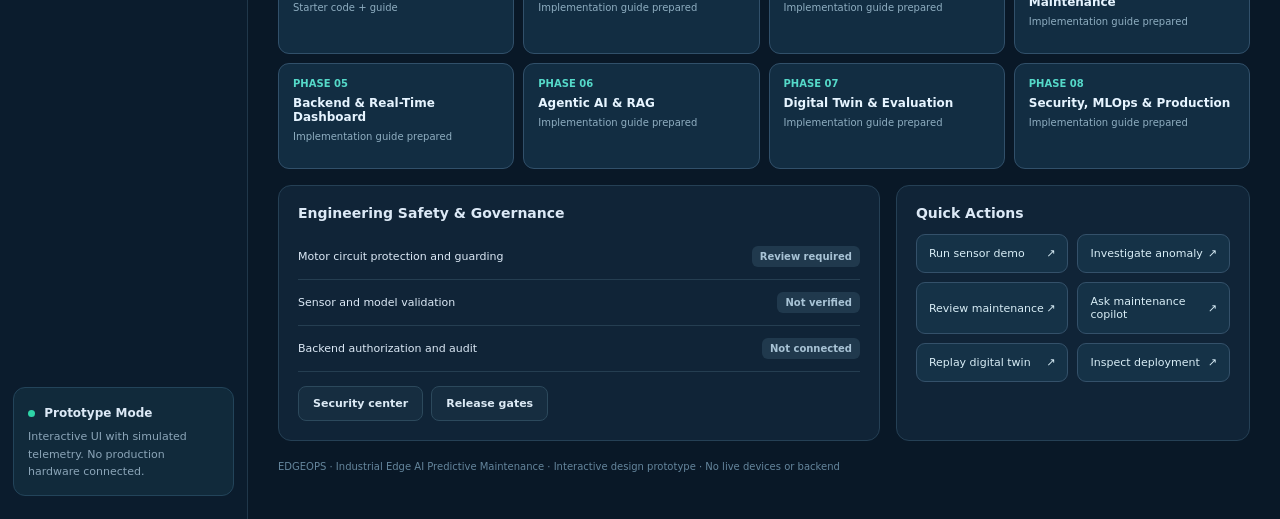
<file: projects/industrial-edge-ai-predictive-maintenance/assets/EDGEOPS_Industrial_AI_Visual_Experience.html>
<!doctype html><html lang="en"><head><meta charset="utf-8"><meta name="viewport" content="width=device-width,initial-scale=1"><title>EDGEOPS — Industrial Intelligence</title><style>
:root{font-family:Inter,ui-sans-serif,system-ui,-apple-system,Segoe UI,sans-serif;color:#dce9f6;background:#071522}*{box-sizing:border-box}button,input,select,textarea{font:inherit}button{cursor:pointer}body{margin:0}#app{display:flex;min-height:100vh}.sidebar{width:248px;background:#0b1c2d;border-right:1px solid #20374a;flex-shrink:0;display:flex;flex-direction:column;padding:23px 13px}.brand{display:flex;gap:12px;align-items:center;padding:3px 10px 23px;border-bottom:1px solid #20374a}.logo{background:linear-gradient(135deg,#00b9ac,#2563eb);width:38px;height:38px;display:grid;place-items:center;border-radius:12px;font-size:22px;color:white}.brand b{font-size:20px;letter-spacing:1px}.brand small{display:block;color:#7d9aaf;font-size:10px;margin-top:3px}.navgroup{margin:19px 12px 8px;font-size:10px;letter-spacing:1.5px;color:#638398;font-weight:800}.nav{width:100%;border:0;background:transparent;color:#93abc0;padding:11px 13px;display:flex;align-items:center;gap:13px;text-align:left;border-radius:9px;font-size:12px;margin:2px 0}.nav:hover{background:#142e41;color:white}.nav.active{background:#123d4b;color:#64f0d5;box-shadow:inset 3px 0 #18c9b1}.nav .ico{font-size:16px;width:20px;text-align:center}.sidebottom{margin-top:auto;padding:14px;background:#112a3b;border:1px solid #23445a;border-radius:12px}.sidebottom strong{font-size:12px}.sidebottom p{color:#8ba5b8;font-size:11px;line-height:1.6;margin:7px 0 0}.main{flex:1;min-width:0;background:#091827}.top{height:72px;display:flex;justify-content:space-between;align-items:center;padding:0 29px;border-bottom:1px solid #21394a;background:#0b1c2b}.breadcrumbs{font-size:11px;color:#7a9bb0}.topright{display:flex;align-items:center;gap:13px;font-size:11px;color:#91a9bb}.avatar{width:33px;height:33px;border-radius:50%;background:#194d5c;display:grid;place-items:center;color:#69e4cc;font-weight:800}.dot{display:inline-block;width:7px;height:7px;border-radius:50%;background:#2ed4a7;margin-right:5px}.content{padding:27px 30px;max-width:1600px;margin:auto}.heading{display:flex;justify-content:space-between;align-items:center;gap:15px;margin-bottom:23px;flex-wrap:wrap}h1{font-size:26px;margin:0 0 5px;font-weight:750;letter-spacing:-.7px}h2{font-size:14px;margin:0 0 16px}h3{font-size:12px;margin:0 0 8px}.sub{font-size:12px;color:#7898ac}.btn{background:#162d40;border:1px solid #2c495c;border-radius:8px;padding:10px 14px;color:#dceaf5;font-size:11px;font-weight:700}.btn:hover{border-color:#1bc7b4;background:#173a47}.btn.primary{background:#0cae9f;border-color:#0cae9f;color:#032a31}.btn.danger{border-color:#9c474e;color:#ff9c9c}.btn:disabled{opacity:.35;cursor:not-allowed}.buttons{display:flex;gap:8px;flex-wrap:wrap}.grid{display:grid;gap:16px}.metrics{grid-template-columns:repeat(4,minmax(0,1fr));margin-bottom:18px}.twocol{grid-template-columns:minmax(0,1.7fr) minmax(0,1fr)}.equal{grid-template-columns:repeat(2,minmax(0,1fr))}.card{background:#102437;border:1px solid #254055;border-radius:13px;padding:19px;min-width:0}.metriclabel{color:#88a6ba;font-size:11px}.metricvalue{font-size:29px;font-weight:760;letter-spacing:-.8px;margin:10px 0 6px}.hint{font-size:11px;color:#77a7a9}.warning{color:#f7bd67}.red{color:#fa898e}.muted{color:#8ba5b8}.pill{display:inline-flex;border-radius:6px;padding:5px 8px;font-size:10px;font-weight:750;background:#20394d;color:#a8c3d5}.pill.Healthy,.pill.Connected,.pill.Approved,.pill.Completed,.pill.Resolved{background:#123d39;color:#61dfb0}.pill.Warning,.pill.Open,.pill.Investigating,.pill.Pending{background:#44341e;color:#f8c67b}.pill.Critical,.pill.Rejected,.pill.Disconnected{background:#4b2833;color:#ff939a}.tablewrap{overflow-x:auto}table{border-collapse:collapse;width:100%;min-width:550px}th{text-align:left;font-size:10px;color:#7798ad;font-weight:700;letter-spacing:.5px;text-transform:uppercase;background:#142a3d}th,td{padding:13px 12px;border-bottom:1px solid #263e51}td{font-size:11px}tr:last-child td{border-bottom:0}tbody tr:hover{background:#172f43}.textbtn{border:0;background:transparent;color:#5fe1cf;font-size:11px;font-weight:700;padding:5px}.chart{width:100%;height:210px;display:block}.legend{display:flex;gap:18px;font-size:10px;color:#a1b8c7}.legend span:before{content:'●';margin-right:6px;color:#22c8b5}.legend span:nth-child(2):before{color:#d6a657}.legend span:nth-child(3):before{color:#7b9bf0}.listrow{display:flex;justify-content:space-between;align-items:center;padding:12px 0;border-bottom:1px solid #253e51;gap:10px;font-size:11px}.listrow:last-child{border:0}.field{background:#0a1c2d;border:1px solid #345067;color:#e3eef6;padding:11px 12px;border-radius:8px;min-width:0;max-width:100%}select.field{min-width:175px}textarea.field,input.field{width:100%}.steps{display:grid;grid-template-columns:repeat(4,minmax(0,1fr));gap:10px}.step{background:#0c2a3a;border:1px solid #2d5264;border-radius:10px;padding:14px;font-size:12px;min-height:100px}.step b{display:block;color:#66e5d2;margin-bottom:9px}.phasegrid{display:grid;grid-template-columns:repeat(4,minmax(0,1fr));gap:13px}.phase{padding:17px;text-align:left;background:#11283b;border:1px solid #29475b;border-radius:12px;color:#dceaf5;min-height:135px}.phase:hover,.phase.active{border-color:#25d3bc;background:#123d46}.phase small{color:#4ce3c7;font-size:10px;font-weight:800}.phase b{display:block;font-size:13px;margin:14px 0 6px}.phase p{font-size:10px;color:#8da8ba;line-height:1.5;margin:0}.timeline{border-left:2px solid #205a62;margin-left:8px;padding-left:22px}.event{position:relative;padding:0 0 20px;font-size:12px}.event:before{content:'';position:absolute;left:-29px;top:1px;width:11px;height:11px;border-radius:50%;background:#18c2aa;border:2px solid #0d2334}.event small{display:block;color:#7d9daf;margin-top:5px}.bar{height:8px;background:#21384b;border-radius:20px;overflow:hidden;margin-top:7px}.bar i{height:100%;display:block;border-radius:20px;background:#21bda9}.chat{height:250px;overflow:auto;background:#0a1c2b;border:1px solid #2b4558;border-radius:10px;padding:12px}.bubble{padding:10px 13px;border-radius:10px;font-size:12px;line-height:1.6;max-width:88%;margin-bottom:10px;background:#1a3448;white-space:pre-wrap}.bubble.user{margin-left:auto;background:#125d5c}.flow{display:flex;gap:9px;flex-wrap:wrap;align-items:center}.flow .node{padding:12px 14px;border:1px solid #2c5962;background:#103343;border-radius:9px;font-size:11px}.flow .arrow{color:#29d6bf}.notice{padding:13px;border-radius:9px;background:#193b40;border:1px solid #2b6d69;color:#c2f3e9;font-size:11px;line-height:1.6}.toast{position:fixed;right:24px;bottom:24px;background:#1d5557;border:1px solid #42c7b9;border-radius:10px;padding:13px 17px;z-index:50;font-size:12px;box-shadow:0 15px 35px #0008}.footer{padding:20px 0;color:#65869d;font-size:10px}.small{font-size:11px;line-height:1.7}.formgrid{display:grid;grid-template-columns:1fr 1fr;gap:12px}.formgrid label{display:grid;gap:7px;color:#a6bece;font-size:11px}.progress{display:flex;gap:4px}.progress i{height:6px;flex:1;border-radius:6px;background:#254054}.progress i.on{background:#16bfa8}@media(max-width:1080px){.metrics,.phasegrid{grid-template-columns:repeat(2,minmax(0,1fr))}.steps{grid-template-columns:repeat(2,minmax(0,1fr))}.twocol{grid-template-columns:1fr}}@media(max-width:730px){.sidebar{width:60px;padding:15px 6px}.brand{padding:5px 4px 15px}.brand b,.brand small,.nav span.label,.navgroup,.sidebottom{display:none}.nav{justify-content:center;padding:12px 4px}.nav .ico{font-size:19px}.top{padding:0 15px}.content{padding:18px 12px}.topright .hide{display:none}.equal{grid-template-columns:1fr}.metrics{gap:9px}.card{padding:13px}.metricvalue{font-size:23px}.phasegrid{grid-template-columns:repeat(2,minmax(0,1fr))}}
.overviewhero{display:grid;grid-template-columns:1.65fr 1fr;gap:20px;background:linear-gradient(115deg,#123c59,#0b5564 66%,#117b79);border:1px solid #237b89;border-radius:18px;padding:27px;margin-bottom:18px;color:white}.overviewhero h2{font-size:25px;line-height:1.24;max-width:650px;margin:12px 0;font-weight:800}.overviewhero p{font-size:12px;line-height:1.8;color:#c5e7e9;max-width:620px}.overviewhero .eyebrow{font-size:10px;letter-spacing:2px;color:#8de6d7;font-weight:800}.overviewhero .btn:not(.primary){color:#e9fafa;background:#ffffff1c;border-color:#7ab6bc}.herochip{background:#ffffff13;border:1px solid #ffffff2b;border-radius:14px;padding:20px;align-self:stretch;display:flex;flex-direction:column;justify-content:center}.herochip-label{font-size:10px;letter-spacing:1px;color:#bce8e6}.herochip strong{font-size:55px;letter-spacing:-2px;margin:8px 0}.herochip>div{font-size:11px}.sectiontitle{font-size:11px;letter-spacing:1.2px;font-weight:800;color:#a7c1d5;margin:25px 0 12px;display:flex;justify-content:space-between;gap:10px}.sectiontitle span{font-size:10px;letter-spacing:0;font-weight:400;color:#7799af}.pipeline{display:grid;grid-template-columns:repeat(6,minmax(0,1fr));gap:8px}.pipeline-stage{text-align:left;display:flex;flex-direction:column;gap:8px;min-height:148px;padding:13px 11px;border-radius:12px;border:1px solid #31506a;background:linear-gradient(180deg,#15344b,#0e273b);color:#e6f4ff}.pipeline-stage:hover,.phase-mini:hover{border-color:#35d5c5;transform:translateY(-2px)}.stage-number{color:#5ee1ce;font-size:11px;font-weight:800}.pipeline-stage b{font-size:12px}.pipeline-stage small{color:#8daec2;font-size:10px;line-height:1.5}.stage-link{font-size:10px;color:#63dfd0;margin-top:auto}.readiness{font-size:10px;color:#c6d5e2;text-align:right}.phase-strip{display:grid;grid-template-columns:repeat(4,minmax(0,1fr));gap:9px}.phase-mini{display:flex;flex-direction:column;gap:7px;min-height:106px;padding:14px;text-align:left;border-radius:11px;background:#122d42;border:1px solid #31506a;color:#e6f4ff}.phase-mini span{color:#55d9c9;font-size:10px;font-weight:800}.phase-mini b{font-size:12px}.phase-mini small{font-size:10px;color:#8faec1}.quickgrid{display:grid;grid-template-columns:repeat(2,1fr);gap:9px}.quickgrid button{display:flex;align-items:center;justify-content:space-between;text-align:left;border:1px solid #34516a;border-radius:9px;padding:12px;background:#153247;color:#d8edf6;font-size:11px}.quickgrid button:hover{border-color:#36c8bd}@media(max-width:1150px){.pipeline{grid-template-columns:repeat(3,minmax(0,1fr))}}@media(max-width:700px){.overviewhero{grid-template-columns:1fr;padding:17px}.overviewhero h2{font-size:20px}.herochip strong{font-size:35px}.pipeline{grid-template-columns:repeat(2,minmax(0,1fr))}.phase-strip{grid-template-columns:repeat(2,minmax(0,1fr))}.sectiontitle{flex-wrap:wrap}}</style><style>
#edge-auth{position:fixed;inset:0;z-index:99999;background:#071b2d;display:grid;grid-template-columns:minmax(0,1.06fr) minmax(390px,.94fr);font-family:Inter,system-ui,Arial,sans-serif;color:#163047}#edge-auth *{box-sizing:border-box}#edge-auth[hidden]{display:none!important}#edge-auth .visual{position:relative;overflow:hidden;background:linear-gradient(140deg,#071e32,#0a4858 65%,#086b75);padding:42px 6.5%;display:flex;flex-direction:column;justify-content:space-between;color:white}#edge-auth .visual:before{content:'';position:absolute;inset:0;background:radial-gradient(circle at 70% 45%,#1bbba322,transparent 50%);pointer-events:none}#edge-auth .brand{font-weight:850;letter-spacing:-1px;font-size:26px;position:relative}#edge-auth .brand span{color:#6ce7d6}#edge-auth .eyebrow{color:#73e3d2;font-size:11px;letter-spacing:2.2px;font-weight:800}#edge-auth .visual h1{font-size:clamp(32px,3.5vw,57px);letter-spacing:-2px;line-height:1.08;margin:15px 0 16px;max-width:590px}#edge-auth .visual p{color:#c5dbe4;line-height:1.7;font-size:14px;max-width:500px}#edge-auth .visual svg{width:100%;max-height:360px;filter:drop-shadow(0 20px 38px #031d2b80);margin:8px auto}#edge-auth .chips{display:flex;gap:9px;flex-wrap:wrap;position:relative}#edge-auth .chips span{border:1px solid #ffffff36;border-radius:50px;padding:8px 12px;color:#d4f5f0;background:#ffffff12;font-size:11px}#edge-auth .formside{background:#f7fafc;display:flex;align-items:center;justify-content:center;padding:40px 7%}#edge-auth .authcard{width:100%;max-width:440px}#edge-auth .secure{font-size:11px;font-weight:750;color:#087f79;background:#e0f7f2;border-radius:30px;padding:7px 12px;display:inline-flex;margin-bottom:23px}#edge-auth h2{font-size:35px;letter-spacing:-1.3px;color:#102e45;margin:0 0 9px;font-weight:800}#edge-auth .sub{font-size:13px;color:#688094;line-height:1.6;margin:0 0 29px}#edge-auth label{display:block;font-size:12px;font-weight:750;margin:17px 0 7px;color:#2c475c}#edge-auth input{display:block;width:100%;border:1px solid #d5e2eb;background:white;border-radius:12px;padding:15px 15px;font-size:14px;outline:none;color:#18364c}#edge-auth input:focus{border-color:#11a79c;box-shadow:0 0 0 3px #11a79c20}#edge-auth .password-wrap{position:relative}#edge-auth .password-wrap input{padding-right:75px}#edge-auth .show{position:absolute;right:12px;top:10px;border:0;background:transparent;color:#07877e;padding:6px;font-size:12px;cursor:pointer}#edge-auth .submit{width:100%;border:0;background:linear-gradient(95deg,#008c88,#0e6e86);color:white;padding:16px;border-radius:12px;font-size:14px;font-weight:800;cursor:pointer;margin-top:22px;box-shadow:0 10px 24px #0c8b8c2e}#edge-auth .submit:hover{filter:brightness(1.07)}#edge-auth .demobox{border:1px solid #bde8df;background:#ecfaf7;border-radius:13px;padding:14px;margin-top:24px;font-size:12px;color:#365d63;line-height:1.7}#edge-auth .demobox b{color:#0b706a}#edge-auth .err{color:#b42318;font-size:12px;margin-top:12px;min-height:18px}#edge-auth .foot{font-size:11px;color:#8094a4;margin-top:30px;text-align:center}#edge-auth .helper{display:flex;align-items:center;justify-content:space-between;margin-top:12px;font-size:11px;color:#637c90}#edge-auth .helper button{border:0;background:none;color:#008a86;font-weight:700;cursor:pointer}#edge-signout{position:fixed;right:18px;bottom:18px;z-index:99000;background:#0d334b;color:white;border:1px solid #3c7888;border-radius:10px;padding:10px 15px;font:600 12px system-ui;cursor:pointer;box-shadow:0 8px 20px #0c273b35}#edge-signout[hidden]{display:none!important}@media(max-width:850px){#edge-auth{grid-template-columns:1fr;overflow:auto}#edge-auth .visual{min-height:260px;padding:26px 7%}#edge-auth .visual h1{font-size:32px;margin:8px 0}#edge-auth .visual svg{display:none}#edge-auth .formside{padding:35px 7%;align-items:flex-start}#edge-auth .chips{margin-top:18px}}@media(max-width:440px){#edge-auth .formside{padding:28px 20px}#edge-auth h2{font-size:29px}}
</style><style id="edgeops-photo-upgrade">#edge-auth .visual{background-image:linear-gradient(90deg,rgba(3,27,43,.94) 0%,rgba(3,27,43,.83) 48%,rgba(3,27,43,.26) 100%),url("[data-uri]")!important;background-size:cover!important;background-position:center center!important}#edge-auth .visual svg{display:none!important}#edge-auth .visual h1{text-shadow:0 3px 18px #061e31}#edge-auth .visual .chips{position:relative;z-index:2}.overviewhero{background-image:linear-gradient(90deg,rgba(9,39,62,.97) 0%,rgba(9,49,69,.88) 53%,rgba(9,49,69,.25) 100%),url("[data-uri]")!important;background-size:cover!important;background-position:center!important;min-height:270px}@media(max-width:700px){#edge-auth .visual{background-position:65% center!important}.overviewhero{background-position:68% center!important}}</style></head><body><div id="edge-auth"><section class="visual"><div class="brand">◈ EDGE<span>OPS</span><div style="font-size:11px;letter-spacing:2px;color:#9abecb;font-weight:600;margin-top:3px">INDUSTRIAL INTELLIGENCE</div></div><div style="position:relative"><div class="eyebrow">THE NEXT GENERATION OF CONDITION MONITORING</div><h1>See every signal.<br>Act with confidence.</h1><p>From physical sensors to edge AI, predictive insights and accountable maintenance—all in one unified industrial operations workspace.</p><svg viewBox="0 0 680 330" xmlns="http://www.w3.org/2000/svg" role="img" aria-label="Illustration of a guarded industrial motor connected to sensors, ESP32 and edge AI dashboard"><defs><linearGradient id="machine" x1="0" y1="0" x2="1" y2="1"><stop stop-color="#6ba2ae"/><stop offset="1" stop-color="#19485e"/></linearGradient><linearGradient id="panel" x1="0" y1="0" x2="1" y2="1"><stop stop-color="#164f68"/><stop offset="1" stop-color="#0b263b"/></linearGradient></defs><ellipse cx="320" cy="300" rx="280" ry="22" fill="#031d2d" opacity=".45"/><path d="M35 270L210 170 480 200 630 265 460 315 180 308Z" fill="#143b4b" stroke="#39999b" stroke-width="2"/><path d="M100 150L240 100 380 165 380 245 240 285 100 220Z" fill="url(#machine)" stroke="#a3e4e1" stroke-width="3"/><path d="M100 150L240 100 380 165 240 208Z" fill="#3c7a88"/><path d="M240 208V285M100 150V220M380 165V245" stroke="#a5d9df" opacity=".6"/><g stroke="#103447" stroke-width="6"><path d="M135 168l95 45M135 185l95 45M135 202l95 45M260 211l90-25M260 230l90-25M260 249l90-25"/></g><circle cx="240" cy="191" r="44" fill="#0d394b" stroke="#7ed9dc" stroke-width="5"/><circle cx="240" cy="191" r="25" fill="#36c3bb"/><circle cx="240" cy="191" r="9" fill="#d9fbf4"/><path d="M282 191H415" stroke="#a4d9dd" stroke-width="12" stroke-linecap="round"/><path d="M390 176L420 176 420 205 390 205Z" fill="#d1e6e7"/><rect x="430" y="70" width="195" height="151" rx="12" fill="url(#panel)" stroke="#52c6c4" stroke-width="3"/><rect x="443" y="85" width="169" height="110" rx="5" fill="#09283b"/><path d="M454 156l20-20 18 9 19-34 21 22 23-38 18 18 24-20" fill="none" stroke="#47e4c9" stroke-width="4"/><path d="M455 176h135" stroke="#34566b" stroke-width="2"/><g fill="#74e6d5"><circle cx="462" cy="102" r="4"/><circle cx="475" cy="102" r="4"/><circle cx="488" cy="102" r="4"/></g><rect x="470" y="221" width="110" height="10" rx="5" fill="#559aab"/><rect x="495" y="230" width="60" height="25" fill="#2b667a"/><path d="M370 146Q415 125 430 140" stroke="#6be1d0" stroke-width="3" fill="none" stroke-dasharray="7 6"/><circle cx="365" cy="144" r="7" fill="#7ef1df"/><circle cx="415" cy="135" r="5" fill="#7ef1df"/><rect x="58" y="247" width="98" height="45" rx="9" fill="#0c5965" stroke="#65e4d5" stroke-width="2"/><text x="107" y="266" fill="#e5fffc" text-anchor="middle" font-size="11" font-family="Arial">ESP32</text><text x="107" y="281" fill="#9df1e6" text-anchor="middle" font-size="8" font-family="Arial">SENSOR NODE</text><path d="M156 266Q190 260 205 240" stroke="#68e7d5" stroke-width="3" fill="none" stroke-dasharray="6 5"/></svg></div><div class="chips"><span>◉ ESP32 + Sensors</span><span>◈ Raspberry Pi Edge AI</span><span>⌁ Predictive Analytics</span><span>✓ Human-Approved Actions</span></div></section><section class="formside"><div class="authcard"><div class="secure">✧ SECURE WORKSPACE · DEMONSTRATION</div><h2>Welcome back</h2><p class="sub">Sign in to your industrial operations command center to monitor equipment, review AI insights and manage maintenance workflows.</p><form id="edge-login-form"><label for="edge-email">Work email</label><input id="edge-email" type="email" autocomplete="username" placeholder="operator@edgeops.demo" required value="operator@edgeops.demo"><label for="edge-password">Password</label><div class="password-wrap"><input id="edge-password" type="password" autocomplete="current-password" placeholder="Enter your password" required value="Demo1234!"><button type="button" class="show" id="edge-show">Show</button></div><div class="helper"><label style="margin:0;display:flex;align-items:center;gap:7px;font-size:11px;font-weight:500"><input id="edge-remember" type="checkbox" style="width:auto" checked> Remember this demo session</label><button type="button" id="edge-help">Need access?</button></div><div id="edge-error" class="err" role="alert" aria-live="polite"></div><button type="submit" class="submit">Sign in to Dashboard →</button></form><div class="demobox"><b>◈ Explore the interactive demo</b><br>Demo email: <b>operator@edgeops.demo</b><br>Demo password: <b>Demo1234!</b><br><span style="font-size:11px">This is a frontend demonstration—not production authentication. Do not enter real credentials.</span></div><div class="foot">© EDGEOPS · Industrial Edge AI Predictive Maintenance<br>Prototype access only · No server account required</div></div></section></div><button id="edge-signout" hidden>↪ Sign out of demo</button><div id="app"><aside class="sidebar"><div class="brand"><div class="logo">◈</div><div><b>EDGEOPS</b><small>INDUSTRIAL INTELLIGENCE</small></div></div><div class="navgroup">OPERATIONS</div><div id="nav"></div><div class="sidebottom"><strong><span class="dot"></span> Prototype Mode</strong><p>Interactive UI with simulated telemetry. No production hardware connected.</p></div></aside><div class="main"><header class="top"><div class="breadcrumbs">INDUSTRIAL INTELLIGENCE / <span id="crumb">OVERVIEW</span></div><div class="topright"><span class="hide"><span class="dot"></span> DEMO ENVIRONMENT</span><button class="btn" data-go="incidents">♧ <span id="alerts">2</span></button><span class="avatar">OP</span></div></header><div class="content"><div class="heading"><div><h1 id="title">Operations Overview</h1><div class="sub" id="subtitle">Equipment intelligence and operational readiness</div></div><div class="buttons" id="actions"></div></div><div id="view"></div><div class="footer">EDGEOPS · Industrial Edge AI Predictive Maintenance · Interactive design prototype · No live devices or backend</div></div></div></div><div id="toast" class="toast" hidden></div>
<script>
(()=>{'use strict';const $=s=>document.querySelector(s),escape=s=>String(s).replace(/[&<>"']/g,c=>({'&':'&amp;','<':'&lt;','>':'&gt;','"':'&quot;',"'":'&#39;'}[c]));const items=[['overview','▦','Overview','Operations Overview','Real-time operational intelligence and asset health'],['assets','▤','Asset Registry','Equipment & Asset Registry','Manage equipment inventory and asset condition'],['telemetry','〰','Live Telemetry','Live Telemetry Center','ESP32 sensor readings and MQTT pipeline'],['devices','▣','Hardware & Devices','Hardware & Device Management','Sensor health, firmware and device diagnostics'],['ai','◈','Edge AI Models','Edge AI & Model Registry','Anomaly inference, models and evaluations'],['incidents','⚑','Incidents','Incident Command Center','Triage and investigate equipment anomalies'],['workorders','☑','Work Orders','Maintenance Work Orders','Human-approved maintenance workflows'],['copilot','✦','AI Copilot & RAG','Maintenance AI Copilot','Grounded recommendations and SOP references'],['fleet','◫','Digital Twin','Fleet Analytics & Digital Twin','Equipment health, replay and scenarios'],['backend','⬡','Backend & Data','Data Platform & APIs','FastAPI, PostgreSQL and TimescaleDB'],['security','◇','Security & Audit','Security & Audit Center','Authorization, compliance and event history'],['mlops','⇧','MLOps & Releases','MLOps & Deployment','Validation, release gates and rollback'],['roadmap','☷','Eight Phases','End-to-End Project Roadmap','Complete engineering implementation roadmap'],['settings','⚙','Settings','Platform Settings','Demo preferences and reset controls']];const phaseNames=['Hardware & Electronics','Embedded IoT & MQTT','Edge AI & ONNX','Industrial Predictive Maintenance','Backend & Real-Time Dashboard','Agentic AI & RAG','Digital Twin & Evaluation','Security, MLOps & Production'];const phaseDesc=['ESP32 wiring, ADXL345, DS18B20, INA219, sensor validation and safe motor bench','Firmware, MQTT broker, device identity, reliability, buffering and secure transport','Feature windows, anomaly models, ONNX parity and Raspberry Pi inference','Incident correlation, triage, SOPs, work orders and human approval','FastAPI, PostgreSQL, TimescaleDB, APIs, Next.js and authentication','LangGraph, pgvector, citations, prompt-injection defense and controlled tools','Fleet simulation, replay, fault scenarios, evaluation and drift monitoring','Threat modeling, access controls, CI/CD, release gates, recovery and observability'];let page='overview',asset='MTR-001',filter='All',sim=false,scenario='normal',phase=0,incidentId='INC-2401',orderId='WO-1002',seq=1204,model='autoencoder',notes='',messages=[],audit=[['09:42','Demo Engine','Incident created','INC-2401'],['09:18','Demo Engine','Telemetry anomaly','MTR-002']];let assets=[{id:'MTR-001',name:'Conveyor Drive Motor',zone:'Production A',health:94,temp:41.8,vib:1.6,current:2.3,status:'Healthy',device:'ESP32-001'},{id:'MTR-002',name:'Hydraulic Pump',zone:'Production B',health:68,temp:67.1,vib:4.5,current:3.8,status:'Warning',device:'ESP32-002'},{id:'MTR-003',name:'Cooling Fan Motor',zone:'Utilities C',health:42,temp:79.4,vib:7.4,current:4.6,status:'Critical',device:'ESP32-003'},{id:'MTR-004',name:'Packaging Conveyor',zone:'Production D',health:97,temp:38.2,vib:1.2,current:1.9,status:'Healthy',device:'ESP32-004'},{id:'MTR-005',name:'Ventilation Unit',zone:'Utilities A',health:86,temp:45.4,vib:2.1,current:2.6,status:'Healthy',device:'ESP32-005'}];let incidents=[{id:'INC-2401',asset:'MTR-003',title:'Vibration + temperature anomaly',severity:'Critical',status:'Open',owner:'Unassigned'},{id:'INC-2402',asset:'MTR-002',title:'Current above reference baseline',severity:'Warning',status:'Investigating',owner:'Maintenance Lead'}];let orders=[{id:'WO-1001',asset:'MTR-002',task:'Inspect pump coupling and motor load',priority:'Medium',status:'In Progress',owner:'Maintenance Lead'},{id:'WO-1002',asset:'MTR-003',task:'Inspect fan mounting and bearing condition',priority:'High',status:'Pending Approval',owner:'Unassigned'}];let devices=assets.map(a=>({id:a.device,asset:a.id,status:'Connected',firmware:'1.0.0',quality:'99.2%'}));function pill(x){let cls=/Healthy|Connected|Approved|Completed|Resolved/.test(x)?'Healthy':/Critical|Rejected|Disconnected/.test(x)?'Critical':/Warning|Open|Pending|Investigating/.test(x)?'Warning':'';return `<span class="pill ${cls}">${escape(x)}</span>`}function btn(label,action,kind=''){return `<button class="btn ${kind}" data-action="${escape(action)}">${label}</button>`}function card(title,body,extra=''){return `<section class="card"><div style="display:flex;justify-content:space-between;align-items:center;gap:10px;margin-bottom:13px"><h2 style="margin:0">${title}</h2>${extra}</div>${body}</section>`}function table(headers,rows){return `<div class="tablewrap"><table><thead><tr>${headers.map(h=>`<th>${h}</th>`).join('')}</tr></thead><tbody>${rows.map(row=>`<tr>${row.map(cell=>`<td>${cell}</td>`).join('')}</tr>`).join('')}</tbody></table></div>`}function metrics(arr){return `<div class="grid metrics">${arr.map(x=>`<div class="card"><div class="metriclabel">${x[0]}</div><div class="metricvalue">${x[1]}</div><div class="hint ${x[3]||''}">${x[2]}</div></div>`).join('')}</div>`}function graph(offset=0){let pts=Array.from({length:48},(_,i)=>[i*8,100-Math.sin(i*.47+offset)*19-Math.sin(i*1.4+offset)*9-i*.22]).map(p=>p.join(',')).join(' ');return `<svg class="chart" viewBox="0 0 376 155" preserveAspectRatio="none" aria-label="Illustrative sensor trend"><g stroke="#294459" stroke-width="1">${[30,70,110,145].map(y=>`<line x1="0" x2="376" y1="${y}" y2="${y}"/>`).join('')}</g><polyline fill="none" stroke="#18c5b4" stroke-width="2.8" stroke-linejoin="round" points="${pts}"/><polyline fill="none" stroke="#d6a657" stroke-width="1.7" opacity=".7" points="${Array.from({length:48},(_,i)=>`${i*8},${92-Math.cos(i*.27+offset)*14}`).join(' ')}"/></svg>`}function toast(t){let e=$('#toast');e.textContent=t;e.hidden=false;clearTimeout(toast.timer);toast.timer=setTimeout(()=>e.hidden=true,3000)}function record(t,target='Demo'){audit.unshift([new Date().toLocaleTimeString([], {hour:'2-digit',minute:'2-digit'}),'Demo Operator',t,target])}function go(p){page=p;render();window.scrollTo(0,0)}function summary(){const open=incidents.filter(x=>x.status!=='Resolved').length,pending=orders.filter(x=>x.status==='Pending Approval').length,health=Math.round(assets.reduce((a,x)=>a+x.health,0)/assets.length);return `<div class="overviewhero"><div><div class="eyebrow">INDUSTRIAL OPERATIONS COMMAND CENTER</div><h2>One platform. From sensor signals to safe maintenance decisions.</h2><p>Monitor equipment, review AI anomalies, coordinate work orders, and track all eight engineering phases. All readings and actions shown here are simulated.</p><div class="buttons">${btn('Inspect live telemetry','go:telemetry','primary')}${btn('Review incidents','go:incidents')}${btn('View all 8 phases','go:roadmap')}</div></div><div class="herochip"><div class="herochip-label">DEMO FLEET HEALTH</div><strong>${health}%</strong><div>Based on ${assets.length} simulated assets</div><div style="margin-top:12px">${pill('Not connected to hardware')}</div></div></div>`+metrics([['Monitored assets',String(assets.length),'Simulated ESP32 devices'],['Average asset health',health+'%','Illustrative condition score'],['Unresolved incidents',String(open),'Review required','warning'],['Awaiting approval',String(pending),'Human decision required','warning']])+`<div class="sectiontitle">END-TO-END SYSTEM ARCHITECTURE <span>Click any stage to explore</span></div><div class="pipeline">${[['01','Physical sensors','ADXL345 · DS18B20 · INA219','devices'],['02','ESP32 acquisition','Sensor validation + telemetry','devices'],['03','Raspberry Pi 5','MQTT + ONNX inference','ai'],['04','Data platform','FastAPI + TimescaleDB','backend'],['05','Operations','Next.js + incidents','incidents'],['06','AI & approval','RAG + reviewed work orders','workorders']].map(x=>`<button class="pipeline-stage" data-action="go:${x[3]}"><span class="stage-number">${x[0]}</span><b>${x[1]}</b><small>${x[2]}</small><span class="stage-link">Explore →</span></button>`).join('')}</div><div class="grid twocol" style="margin-top:16px">${card('Condition Trends · Illustrative',graph(1)+`<div class="legend"><span>Vibration</span><span>Temperature</span><span>Current</span></div><div class="buttons" style="margin-top:12px">${btn('Explore telemetry','go:telemetry')}</div>`)}${card('Integration Readiness',[['ESP32 firmware','Starter source prepared'],['MQTT broker','Not connected'],['ONNX model','Not deployed'],['FastAPI + database','Not connected'],['Dashboard','Interactive prototype'],['Human approvals','Demo-only workflow']].map(x=>`<div class="listrow"><span>${x[0]}</span><span class="readiness">${x[1]}</span></div>`).join(''))}</div><div class="grid twocol" style="margin-top:16px">${card('Equipment Fleet',table(['Equipment','Location','Health','Condition',''],assets.map(a=>[`<b>${a.id}</b> · ${a.name}`,a.zone,`${a.health}%`,pill(a.status),`<button class="textbtn" data-action="asset:${a.id}">Inspect →</button>`])))}${card('Incident & Approval Queue',incidents.map(i=>`<div class="listrow"><div><b>${i.asset}</b><div class="muted" style="margin-top:6px">${i.title}</div></div><div style="text-align:right">${pill(i.severity)}<br><button class="textbtn" data-action="incident:${i.id}">Review →</button></div></div>`).join('')+`<div class="listrow"><div><b>Work order approvals</b><div class="muted">${pending} pending human review</div></div>${btn('Open queue','go:workorders')}</div>`)}</div><div class="sectiontitle">PROJECT DELIVERY · EIGHT PHASES <span>Documentation status is not deployment status</span></div><div class="phase-strip">${phaseNames.map((name,i)=>`<button class="phase-mini" data-action="phase:${i}"><span>PHASE ${String(i+1).padStart(2,'0')}</span><b>${name}</b><small>${i===0?'Starter code + guide':'Implementation guide prepared'}</small></button>`).join('')}</div><div class="grid twocol" style="margin-top:16px">${card('Engineering Safety & Governance',`<div class="listrow"><span>Motor circuit protection and guarding</span>${pill('Review required')}</div><div class="listrow"><span>Sensor and model validation</span>${pill('Not verified')}</div><div class="listrow"><span>Backend authorization and audit</span>${pill('Not connected')}</div><div class="buttons" style="margin-top:14px">${btn('Security center','go:security')}${btn('Release gates','go:mlops')}</div>`)}${card('Quick Actions',`<div class="quickgrid">${[['Run sensor demo','go:telemetry'],['Investigate anomaly','go:incidents'],['Review maintenance','go:workorders'],['Ask maintenance copilot','go:copilot'],['Replay digital twin','go:fleet'],['Inspect deployment','go:mlops']].map(x=>`<button data-action="${x[1]}">${x[0]} <span>↗</span></button>`).join('')}</div>`)}</div>`}function assetView(){let a=assets.find(x=>x.id===asset)||assets[0];return card('Asset Inventory',table(['Asset ID','Equipment','Location','Health','Status','Action'],assets.filter(a=>filter==='All'||a.status===filter).map(a=>[a.id,a.name,a.zone,`${a.health}%`,pill(a.status),`<button class="textbtn" data-action="asset:${a.id}">Open details →</button>`])),`<select class="field" id="filter"><option>All</option>${['Healthy','Warning','Critical'].map(x=>`<option ${filter===x?'selected':''}>${x}</option>`).join('')}</select>`)+`<div class="grid equal" style="margin-top:16px">${card('Selected Equipment — '+a.id,`<h2 style="font-size:19px">${a.name}</h2><p class="sub">${a.zone} · ${a.device}</p><div class="grid" style="grid-template-columns:repeat(3,1fr);margin:17px 0">${[['Health',a.health+'%'],['Temperature',a.temp+' °C'],['Vibration',a.vib+' m/s²']].map(x=>`<div><div class="metriclabel">${x[0]}</div><b>${x[1]}</b></div>`).join('')}</div><div class="buttons">${btn('Open telemetry','go:telemetry','primary')}${btn('Create inspection','inspect:'+a.id)}</div>`)}${card('Equipment Health Trend',graph(2))}</div>`}function telemetry(){let a=assets.find(x=>x.id===asset)||assets[0];return `<div class="buttons" style="margin-bottom:18px"><select class="field" id="asset-select">${assets.map(x=>`<option value="${x.id}" ${x.id===asset?'selected':''}>${x.id} — ${x.name}</option>`).join('')}</select>${btn(sim?'Pause simulation':'Start simulation','simulation','primary')}${btn('Copy JSON packet','copyjson')}${btn('Export CSV','exportcsv')}</div>`+metrics([['Vibration',a.vib+' m/s²','ADXL345 accelerometer'],['Temperature',a.temp+' °C','DS18B20 probe'],['DC Current',a.current+' A','INA219 sensor'],['Stream status',sim?'Simulating':'Paused','Not a live MQTT feed']])+`<div class="grid equal">${card('Live Signal Trend',graph(seq%9)+`<div class="legend"><span>Vibration</span><span>Temperature</span></div>`)}${card('MQTT Telemetry Preview',`<pre style="background:#071b2a;padding:15px;border-radius:8px;overflow:auto;color:#88e8d0;font-size:11px;line-height:1.8">${escape(JSON.stringify({source:'SIMULATED',topic:'plant/'+a.id+'/telemetry',device:a.device,seq,temperature_c:a.temp,vibration_mps2:a.vib,current_a:a.current,valid:true},null,2))}</pre>`)}</div>`}function hardware(){return metrics([['Devices',String(devices.length),'Demo inventory'],['Sensor types','03','Vibration · temperature · current'],['Connectivity','Simulated','No MQTT connection'],['Firmware','v1.0.0','Example version']])+card('Device Management',table(['Device','Asset','Firmware','Quality','Status','Action'],devices.map(d=>[d.id,d.asset,d.firmware,d.quality,pill(d.status),`<button class="textbtn" data-action="diagnose:${d.id}">Diagnose →</button>`])))+`<div class="grid equal" style="margin-top:16px">${card('Physical Integration',`<div class="flow">${['ADXL345 / DS18B20 / INA219','ESP32','Wi-Fi / MQTT','Raspberry Pi 5','ONNX'].map((x,i)=>`${i?'<span class="arrow">→</span>':''}<span class="node">${x}</span>`).join('')}</div><p class="small muted">ADXL345 and INA219: I²C GPIO21/22. DS18B20: GPIO4 with 4.7 kΩ pull-up.</p>`)}${card('Electrical Safety',`<div class="notice">Motor power must be separately protected and guarded. Verify breakout voltage and INA219 shunt/current rating. Never route motor power through ESP32 GPIO or a breadboard.</div>`)}</div>`}function ai(){return metrics([['Candidate model','AE-v0.3','Demo registry'],['Inference runtime','ONNX','Raspberry Pi target'],['Model metrics','Pending','No measured accuracy'],['Release state','Staging','Not production approved']])+`<div class="grid equal">${card('Anomaly Score Trend',graph(4)+`<div class="buttons">${btn('Run illustrative anomaly','anomaly','primary')}${btn('Open fleet scenarios','go:fleet')}</div>`)}${card('Model Registry',table(['Model','Runtime','Stage'],[['Autoencoder v0.3','ONNX',pill('Staging')],['Isolation Forest v0.2','Python',pill('Baseline')],['Rules v1','Python',pill('Demo')]]))}</div><div style="margin-top:16px">${card('Evaluation Controls',`<div class="notice">Model precision, recall, false alarm rate, drift and measured latency are not available until datasets and benchmarks are run.</div><div class="buttons" style="margin-top:12px">${btn('Review evaluation gates','eval')}${btn('MLOps deployment','go:mlops')}</div>`)}</div>`}function incidentDetail(){let i=incidents.find(x=>x.id===incidentId)||incidents[0];return card('Incident Review — '+i.id,`<div class="listrow"><b>${i.title}</b>${pill(i.severity)}</div><p class="small muted">${i.asset} · ${i.owner} · ${i.status}. An anomaly is not a confirmed physical failure.</p><div class="buttons">${btn('Assign investigator','assign:'+i.id,'primary')}${btn('AI recommendation','rag:'+i.id)}${btn('Draft work order','incidentorder:'+i.id)}${btn('Resolve','resolve:'+i.id)}</div>`)}function incidentView(){return card('Incident Queue',table(['ID','Asset','Description','Severity','Status','Action'],incidents.map(i=>[i.id,i.asset,i.title,pill(i.severity),pill(i.status),`<button class="textbtn" data-action="incident:${i.id}">Review →</button>`])),btn('Create demo incident','newincident','primary'))+`<div style="margin-top:16px" id="incidentdetail">${incidentDetail()}</div>`}function orderDetail(){let o=orders.find(x=>x.id===orderId)||orders[0];return card('Approval & Execution — '+o.id,`<div class="listrow"><b>${o.task}</b>${pill(o.status)}</div><p class="small muted">Asset ${o.asset} · Priority ${o.priority} · Assigned to ${o.owner}</p><div class="buttons">${btn('Approve','approve:'+o.id,'primary')}${btn('Reject','reject:'+o.id,'danger')}${btn('Start work','start:'+o.id)}${btn('Complete','complete:'+o.id)}</div><p class="small muted">Demo-only state transitions. A real deployment must enforce identity, role permissions and approvals server-side.</p>`)}function workorders(){return metrics([['Work orders',String(orders.length),'Demo records'],['Awaiting approval',String(orders.filter(o=>o.status==='Pending Approval').length),'Human decision required'],['In progress',String(orders.filter(o=>o.status==='In Progress').length),'Tracked execution'],['Completed',String(orders.filter(o=>o.status==='Completed').length),'Demo audit history']])+card('Maintenance Work Orders',table(['ID','Equipment','Task','Priority','Status','Action'],orders.map(o=>[o.id,o.asset,o.task,o.priority,pill(o.status),`<button class="textbtn" data-action="order:${o.id}">Review →</button>`])),btn('New work order','neworder','primary'))+`<div style="margin-top:16px" id="orderdetail">${orderDetail()}</div>`}function copilot(){return `<div class="grid twocol">${card('AI Maintenance Assistant <span class="pill">Scripted demo</span>',`<div class="chat" id="chat">${messages.length?messages.map(m=>`<div class="bubble ${m.role}">${escape(m.text)}</div>`).join(''):'<p class="small muted">Ask about vibration, electrical load, motor temperature or maintenance workflows. Responses are scripted examples, not live RAG or a connected LLM.</p>'}</div><div style="display:flex;gap:8px;margin-top:12px"><input class="field" id="question" placeholder="Ask a maintenance question…" style="flex:1">${btn('Send','send','primary')}</div>`)}${card('Approved SOP Knowledge Base',`<div class="listrow"><b>SOP-MTR-001</b><span class="muted">Motor inspection</span></div><div class="listrow"><b>SOP-ELE-002</b><span class="muted">Electrical isolation</span></div><div class="listrow"><b>SOP-VIB-003</b><span class="muted">Vibration review</span></div><p class="small warning">Illustrative document identifiers. No real document retrieval or citations are connected.</p><div class="buttons">${btn('Vibration inspection','prompt:vibration')}${btn('Current overload','prompt:current')}${btn('Maintenance summary','prompt:maintenance')}</div>`)}</div>`}function fleet(){return metrics([['Assets',String(assets.length),'Digital replicas'],['Scenarios','04','Illustrative only'],['Selected scenario',scenario,'Replay state'],['Health','77%','Demo aggregate']])+`<div class="grid equal">${card('Fleet Health',assets.map(a=>`<div style="margin:14px 0"><div class="listrow" style="border:0;padding:0"><span>${a.id} · ${a.name}</span><b>${a.health}%</b></div><div class="bar"><i style="width:${a.health}%;background:${a.health<50?'#ef777c':a.health<75?'#e4b460':'#23c8ae'}"></i></div></div>`).join(''))}${card('Scenario Replay',`<div class="grid" style="gap:9px">${[['normal','Normal operation'],['heat','Temperature increase'],['vibration','High vibration'],['disconnect','Sensor disconnection']].map(x=>btn(x[1],'scenario:'+x[0],scenario===x[0]?'primary':'')).join('')}</div><p class="small muted">Scenarios update the demo state, not physical hardware or model performance.</p>`)}</div>`}function backend(){return `<div class="grid equal">${card('Service Architecture',`<div class="flow">${['ESP32 / MQTT','Pi / ONNX','FastAPI','PostgreSQL / TimescaleDB','Next.js'].map((x,i)=>`${i?'<span class="arrow">→</span>':''}<span class="node">${x}</span>`).join('')}</div><p class="small muted">Authenticated APIs, role enforcement, time-series ingestion and incident storage are implementation targets.</p>`)}${card('API Surface',table(['Endpoint','Purpose'],[['GET /api/assets','Equipment registry'],['GET /api/telemetry','Sensor time series'],['GET /api/incidents','Alert queue'],['POST /api/work-orders','Create work order'],['POST /api/approvals','Authorized decision']]))}</div><div style="margin-top:16px">${card('Data Engineering Checklist',`<div class="steps">${['Device identity & validation','Idempotent ingestion','Time-series retention','RBAC and audit','Backup / restore','Data provenance','Secure API tokens','Operational monitoring'].map((x,i)=>`<div class="step"><b>0${i+1}</b>${x}<p class="small muted">Planned</p></div>`).join('')}</div>`)}</div>`}function security(){return `<div class="grid equal">${card('Security Controls',`<div class="timeline">${['TLS and MQTT ACLs','Device authentication','Backend RBAC','Approval enforcement','Secrets management','Audit retention','Backup verification'].map(x=>`<div class="event">${x}<small>Not yet verified</small></div>`).join('')}</div>`)}${card('Demo Audit Trail',table(['Time','Actor','Event','Target'],audit.map(a=>a.map(escape))),btn('Export audit log','auditcsv'))}</div>`}function mlops(){return metrics([['Release candidate','v0.3','Illustrative'],['Environment','Staging','Not deployed'],['Verified gates','0 / 6','Awaiting evidence'],['Rollback','Not tested','Recovery review required']])+card('Release Readiness',`<div class="steps">${['Unit + integration tests','ONNX parity + benchmarks','Device/API security','Approval authorization','Backup + recovery','Staging + rollback'].map((x,i)=>`<div class="step"><b>Gate ${i+1}</b>${x}<p class="small warning">Pending verification</p></div>`).join('')}</div><div class="buttons" style="margin-top:16px">${btn('Run readiness review','readiness','primary')}${btn('Open phase 08','phase:7')}</div>`)}function roadmap(){return `<div class="notice" style="margin-bottom:17px">Documentation exists for all eight phases, and starter ESP32/Python files were prepared. Physical tests, connected APIs, AI evaluation and production deployment remain outstanding.</div><div class="phasegrid">${phaseNames.map((n,i)=>`<button class="phase ${phase===i?'active':''}" data-action="phase:${i}"><small>PHASE ${String(i+1).padStart(2,'0')}</small><b>${n}</b><p>${phaseDesc[i]}</p></button>`).join('')}</div><div style="margin-top:17px">${card('Phase '+String(phase+1).padStart(2,'0')+' — '+phaseNames[phase],`<p class="small">${phaseDesc[phase]}</p><p class="small muted">Status: implementation guide prepared. Completion and testing evidence not yet verified.</p><div class="buttons">${btn('Open related module','go:'+['devices','devices','ai','incidents','backend','copilot','fleet','mlops'][phase],'primary')}${btn('Copy phase summary','copyphase')}</div>`)}</div>`}function settings(){return card('Workspace Preferences',`<div class="formgrid"><label>Default asset<select id="defaultasset" class="field">${assets.map(a=>`<option value="${a.id}" ${a.id===asset?'selected':''}>${a.id} · ${a.name}</option>`).join('')}</select></label><label>Demo environment<select class="field"><option>Local interactive prototype</option></select></label></div><label style="display:block;margin-top:18px;font-size:11px">Operator notes<textarea id="notes" class="field" rows="4" placeholder="Local notes...">${escape(notes)}</textarea></label><div class="buttons" style="margin-top:15px">${btn('Save local preferences','save','primary')}${btn('Reset demonstration','reset','danger')}</div><p class="small muted">Settings are temporary and do not connect to a server.</p>`)}function render(){const current=items.find(i=>i[0]===page)||items[0];$('#crumb').textContent=current[2].toUpperCase();$('#title').textContent=current[3];$('#subtitle').textContent=current[4];$('#alerts').textContent=incidents.filter(i=>i.status!=='Resolved').length;$('#nav').innerHTML=items.map((x,i)=>`${[0,5,9,12].includes(i)?`<div class="navgroup">${{0:'OPERATIONS',5:'MAINTENANCE',9:'PLATFORM',12:'PROJECT'}[i]}</div>`:''}<button class="nav ${page===x[0]?'active':''}" data-go="${x[0]}"><span class="ico">${x[1]}</span><span class="label">${x[2]}</span></button>`).join('');$('#actions').innerHTML=page==='overview'?btn('Explore telemetry','go:telemetry','primary')+btn('View architecture','go:roadmap'):page==='incidents'?btn('Create demo incident','newincident','primary'):page==='workorders'?btn('New work order','neworder','primary'):btn('Operations overview','go:overview');$('#view').innerHTML=({overview:summary,assets:assetView,telemetry,devices:hardware,ai,incidents:incidentView,workorders,copilot,fleet,backend,security,mlops,roadmap,settings})[page]()}function download(name,text,type='text/plain'){let blob=new Blob([text],{type}),u=URL.createObjectURL(blob),a=document.createElement('a');a.href=u;a.download=name;a.click();setTimeout(()=>URL.revokeObjectURL(u),1000)}function answer(q){let t=q.toLowerCase();return /vibrat|bearing|fan/.test(t)?'DEMO GUIDANCE: Check sensor validity, compare vibration against baseline, and consider mounting or bearing inspection only after approved isolation. Reference example: SOP-VIB-003. Human review required.':/current|power|voltage/.test(t)?'DEMO GUIDANCE: Verify current sensor calibration, compare electrical load against rated operating conditions and use approved isolation procedures. Reference example: SOP-ELE-002.':'DEMO GUIDANCE: Review the telemetry trend, confirm the anomaly, consult approved procedures and prepare an inspection recommendation for human approval. Reference example: SOP-MTR-001.'}function send(q){if(!q.trim())return;messages.push({role:'user',text:q},{role:'assistant',text:answer(q)});record('Demo guidance requested');render();let c=$('#chat');if(c)c.scrollTop=c.scrollHeight}document.addEventListener('click',e=>{let el=e.target.closest('[data-go],[data-action]');if(!el)return;if(el.dataset.go){go(el.dataset.go);return}let [action,...parts]=el.dataset.action.split(':'),id=parts.join(':');if(action==='go')return go(id);if(action==='asset'){asset=id;return go('assets')}if(action==='inspect'){orders.unshift({id:'WO-'+(1003+orders.length),asset:id,task:'Inspect equipment condition',priority:'Medium',status:'Pending Approval',owner:'Unassigned'});orderId=orders[0].id;record('Inspection drafted',id);return go('workorders')}if(action==='simulation'){sim=!sim;if(sim)seq+=5;record(sim?'Simulation started':'Simulation paused');render();return toast(sim?'Demo simulation started':'Demo simulation paused')}if(action==='copyjson'){let a=assets.find(x=>x.id===asset);navigator.clipboard?.writeText(JSON.stringify({source:'SIMULATED',device:a.device,seq,temperature_c:a.temp,vibration_mps2:a.vib,current_a:a.current},null,2));return toast('Sample JSON copied if clipboard access permitted')}if(action==='exportcsv')return download('edgeops-telemetry-demo.csv','source,asset,temperature_c,vibration_mps2,current_a\n'+assets.map(a=>['SIMULATED',a.id,a.temp,a.vib,a.current].join(',')).join('\n'),'text/csv');if(action==='diagnose')return toast('Demo diagnostics for '+id+' — no real device connected');if(action==='anomaly'){scenario='vibration';record('Demo anomaly selected');return toast('Illustrative anomaly flagged — no model inference executed')}if(action==='eval')return toast('Model metrics require labeled data and reproducible tests');if(action==='incident'){incidentId=id;return go('incidents')}if(action==='newincident'){let id='INC-'+(2500+incidents.length);incidents.unshift({id,asset,title:'New demonstration alert',severity:'Warning',status:'Open',owner:'Unassigned'});incidentId=id;record('Demo incident created',id);return go('incidents')}if(action==='assign'){let i=incidents.find(x=>x.id===id);i.status='Investigating';i.owner='Maintenance Lead';record('Incident assigned',id);return render()}if(action==='resolve'){incidents.find(x=>x.id===id).status='Resolved';record('Incident resolved',id);return render()}if(action==='rag'){send('Review vibration on '+id);return go('copilot')}if(action==='incidentorder'){let i=incidents.find(x=>x.id===id);orders.unshift({id:'WO-'+(1003+orders.length),asset:i.asset,task:'Investigate '+i.title.toLowerCase(),priority:i.severity==='Critical'?'High':'Medium',status:'Pending Approval',owner:'Unassigned'});orderId=orders[0].id;record('Work order drafted',orderId);return go('workorders')}if(action==='order'){orderId=id;return go('workorders')}if(action==='neworder'){orders.unshift({id:'WO-'+(1003+orders.length),asset,task:'Preventive equipment inspection',priority:'Medium',status:'Pending Approval',owner:'Unassigned'});orderId=orders[0].id;record('Work order drafted',orderId);return go('workorders')}if(['approve','reject','start','complete'].includes(action)){let o=orders.find(x=>x.id===id);if(action==='approve')o.status='Approved';if(action==='reject')o.status='Rejected';if(action==='start'){if(!['Approved','In Progress'].includes(o.status))return toast('Human approval required before work can start');o.status='In Progress'}if(action==='complete'){if(o.status!=='In Progress')return toast('Start approved work before completion');o.status='Completed'}record('Work order '+o.status,id);render();return toast('Demo work order: '+o.status)}if(action==='send'){let q=$('#question')?.value||'';return send(q)}if(action==='prompt')return send(id+' maintenance recommendations');if(action==='scenario'){scenario=id;if(id==='heat'){assets[2].temp=83;assets[2].health=55;assets[2].status='Warning'}if(id==='vibration'){assets[2].vib=8.5;assets[2].health=40;assets[2].status='Critical'}if(id==='normal'){assets[2].temp=39;assets[2].vib=1.5;assets[2].health=94;assets[2].status='Healthy'}if(id==='disconnect'){devices[2].status='Disconnected';devices[2].quality='0%'}record('Scenario replay',id);render();return toast('Demo scenario: '+id)}if(action==='auditcsv')return download('edgeops-audit-demo.csv','time,actor,action,target\n'+audit.map(a=>a.join(',')).join('\n'),'text/csv');if(action==='readiness')return toast('Release blocked: no production readiness gates verified');if(action==='phase'){phase=Number(id);return go('roadmap')}if(action==='copyphase'){navigator.clipboard?.writeText('Phase '+(phase+1)+': '+phaseNames[phase]+' — '+phaseDesc[phase]);return toast('Phase summary copied if clipboard permitted')}if(action==='save'){notes=$('#notes')?.value||'';asset=$('#defaultasset')?.value||asset;record('Demo preferences updated');return toast('Preferences saved in this session')}if(action==='reset'){location.reload()}});document.addEventListener('change',e=>{if(e.target.id==='asset-select'){asset=e.target.value;render()}if(e.target.id==='filter'){filter=e.target.value;render()}});document.addEventListener('keydown',e=>{if(e.key==='Enter'&&e.target.id==='question'){e.preventDefault();send(e.target.value)}});render();})();
</script><script>(function(){const panel=document.getElementById('edge-auth'),logout=document.getElementById('edge-signout'),form=document.getElementById('edge-login-form'),pass=document.getElementById('edge-password'),err=document.getElementById('edge-error');function showDashboard(){panel.hidden=true;logout.hidden=false;document.body.style.overflow='';}function showLogin(){panel.hidden=false;logout.hidden=true;document.body.style.overflow='hidden';document.getElementById('edge-email').focus();}form.addEventListener('submit',function(e){e.preventDefault();const email=document.getElementById('edge-email').value.trim().toLowerCase();if(email==='operator@edgeops.demo'&&pass.value==='Demo1234!'){err.textContent='';showDashboard();}else{err.textContent='Invalid demo credentials. Use the credentials shown below.';}});document.getElementById('edge-show').addEventListener('click',function(){pass.type=pass.type==='password'?'text':'password';this.textContent=pass.type==='password'?'Show':'Hide';});document.getElementById('edge-help').addEventListener('click',function(){err.style.color='#087f79';err.textContent='Use the demo credentials shown in the green box below.';});logout.addEventListener('click',function(){pass.value='';showLogin();});showLogin();})();</script></body></html>
</file>
